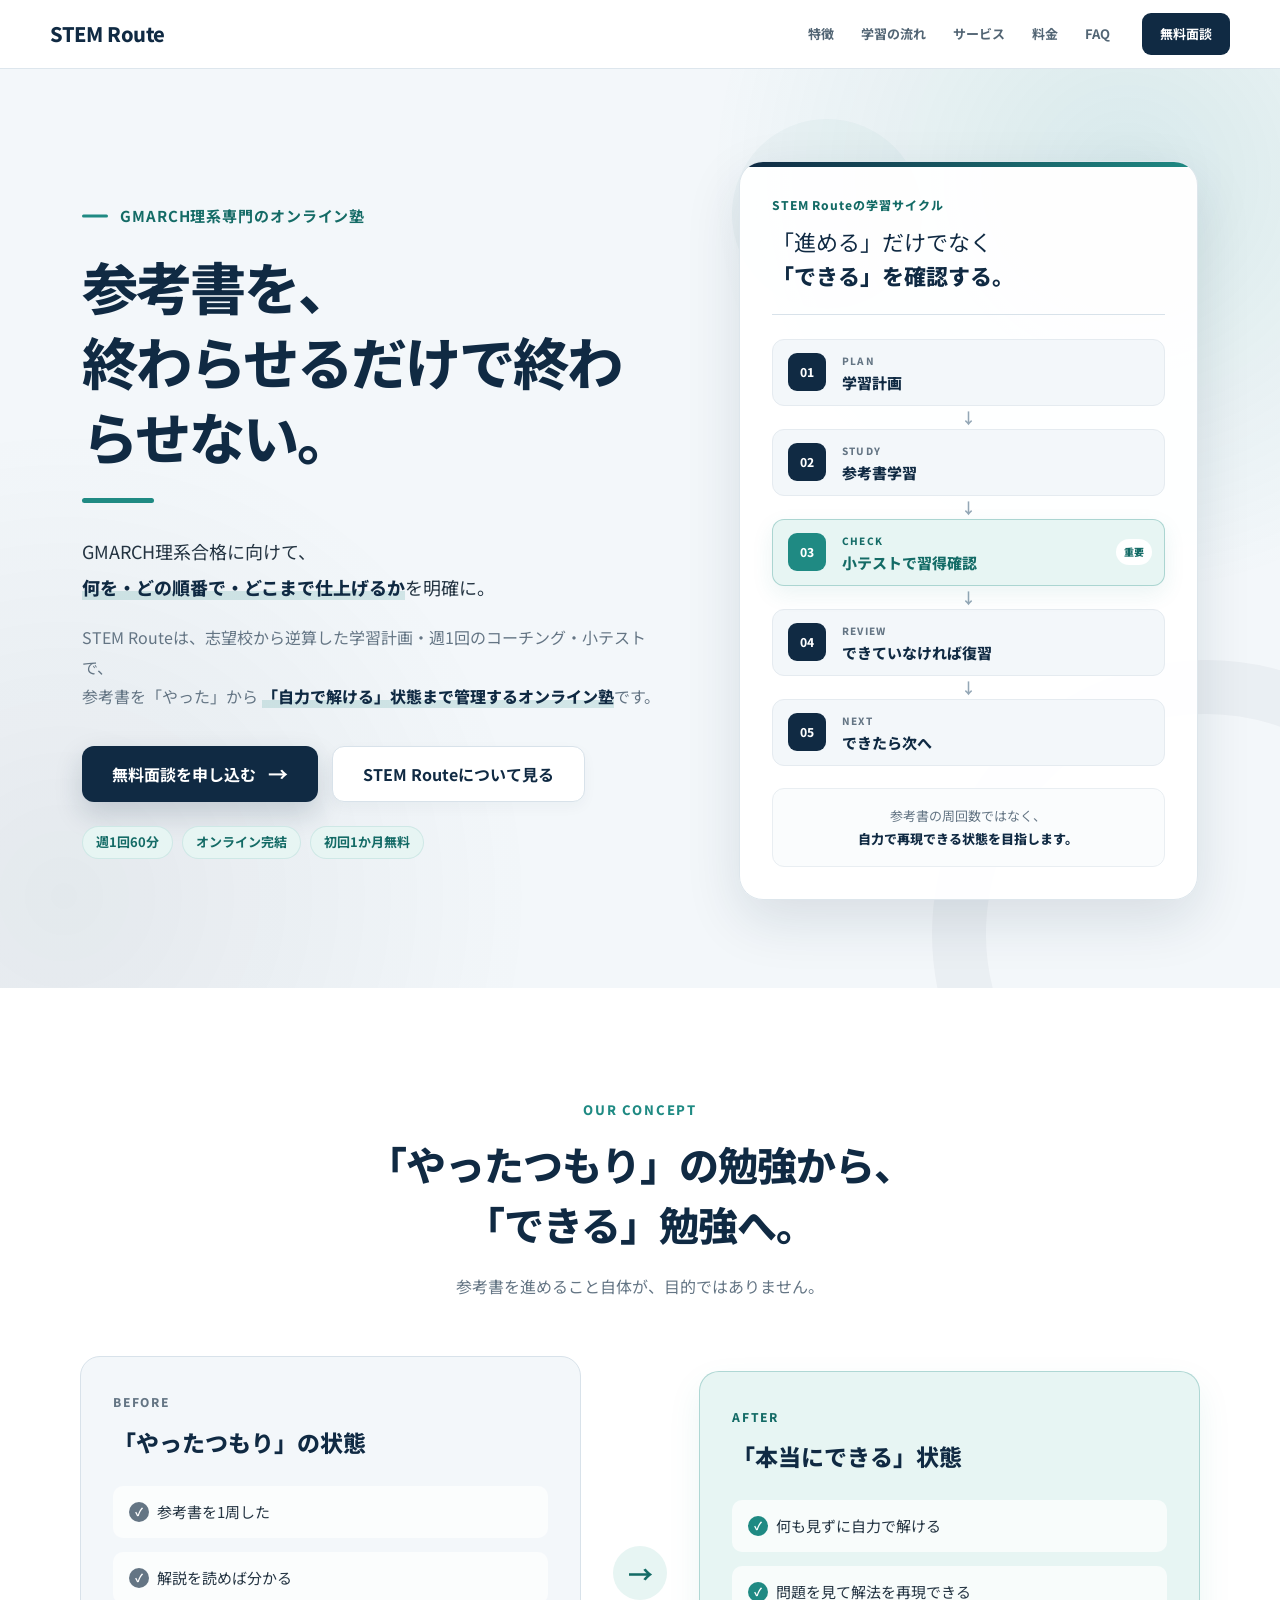
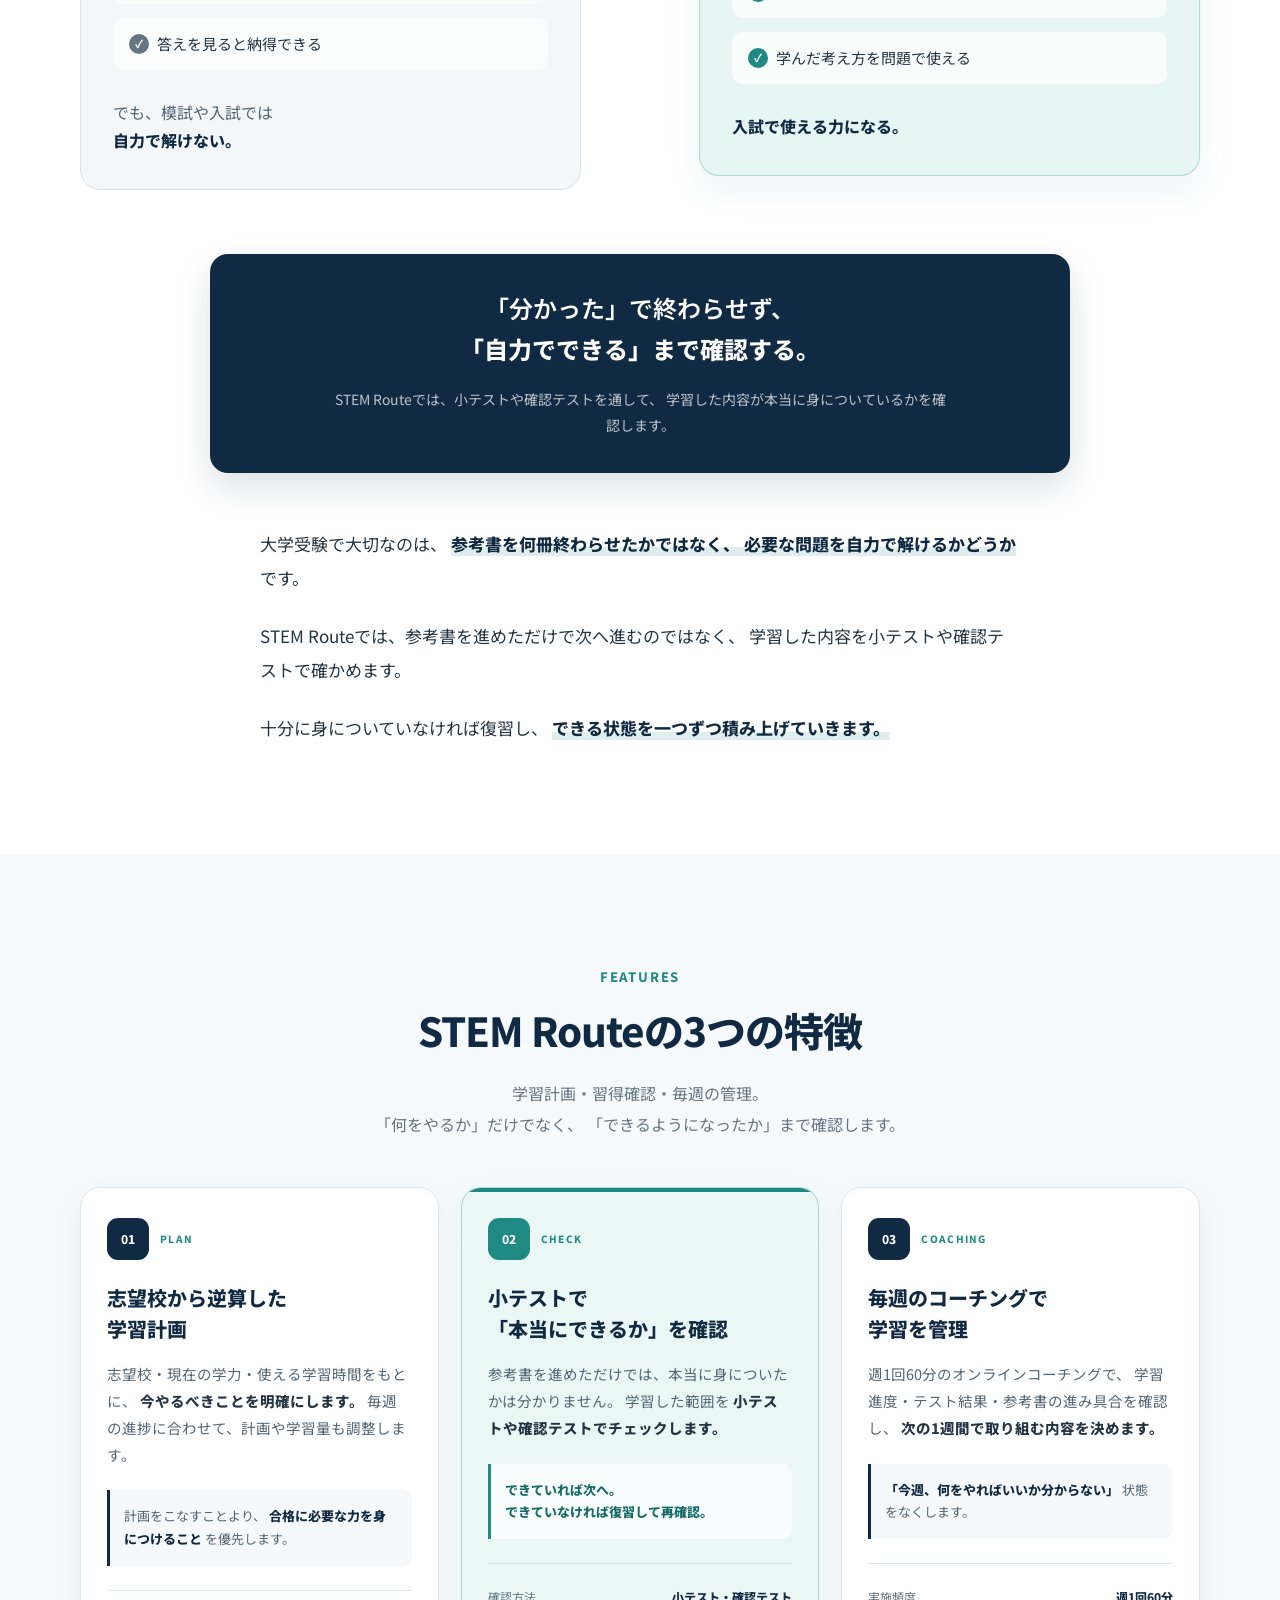
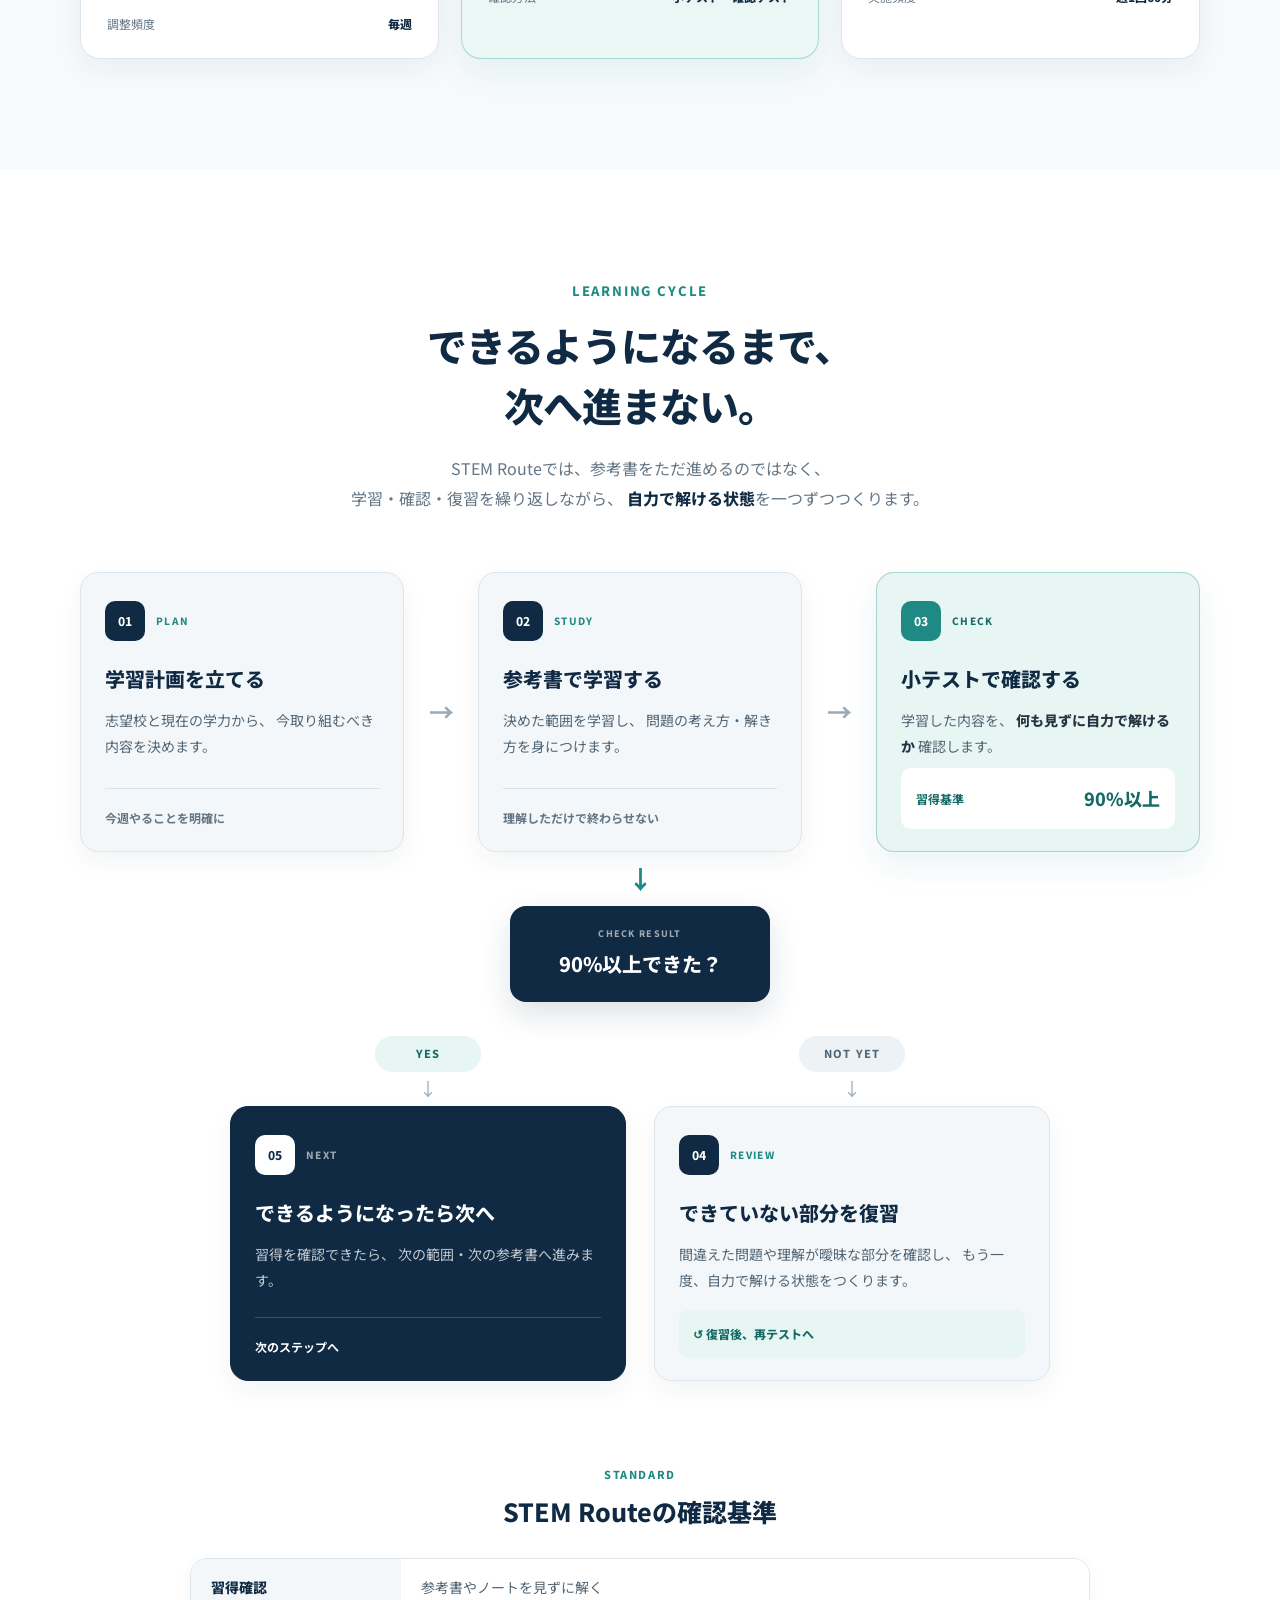
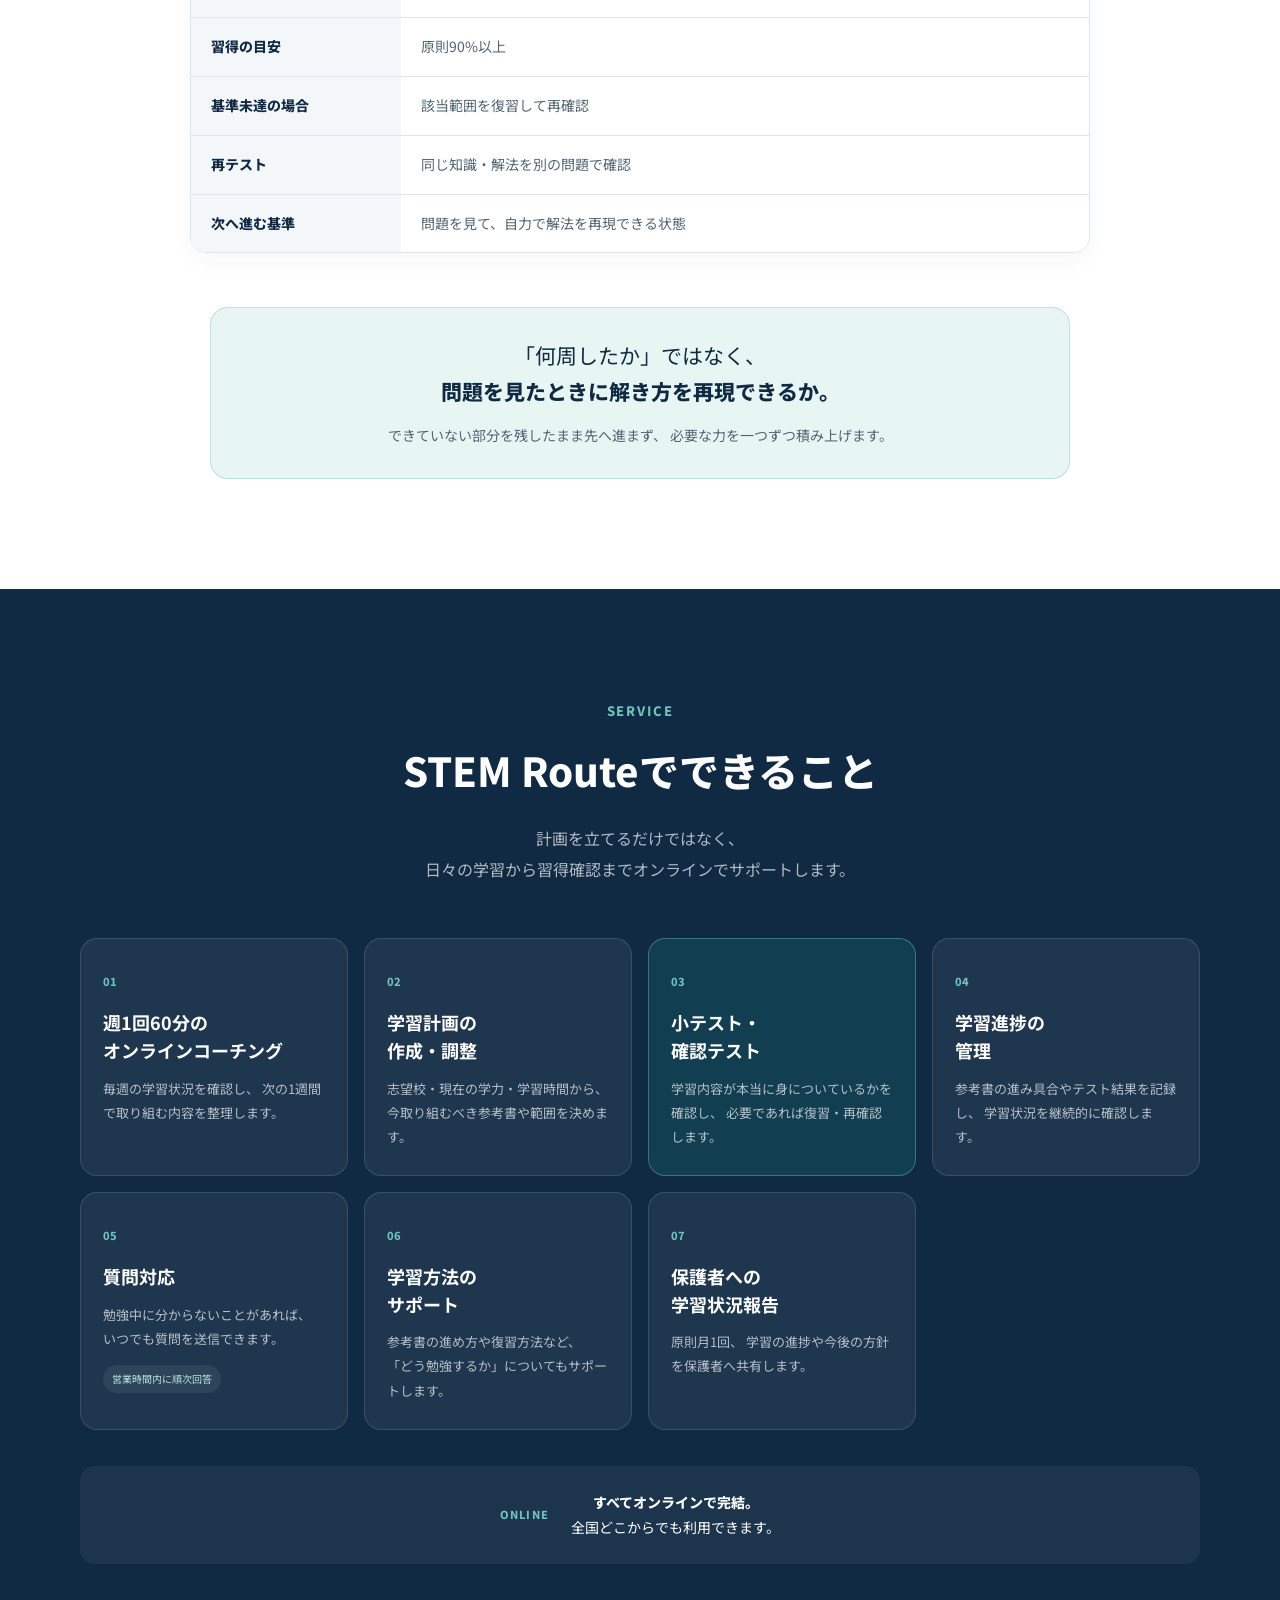
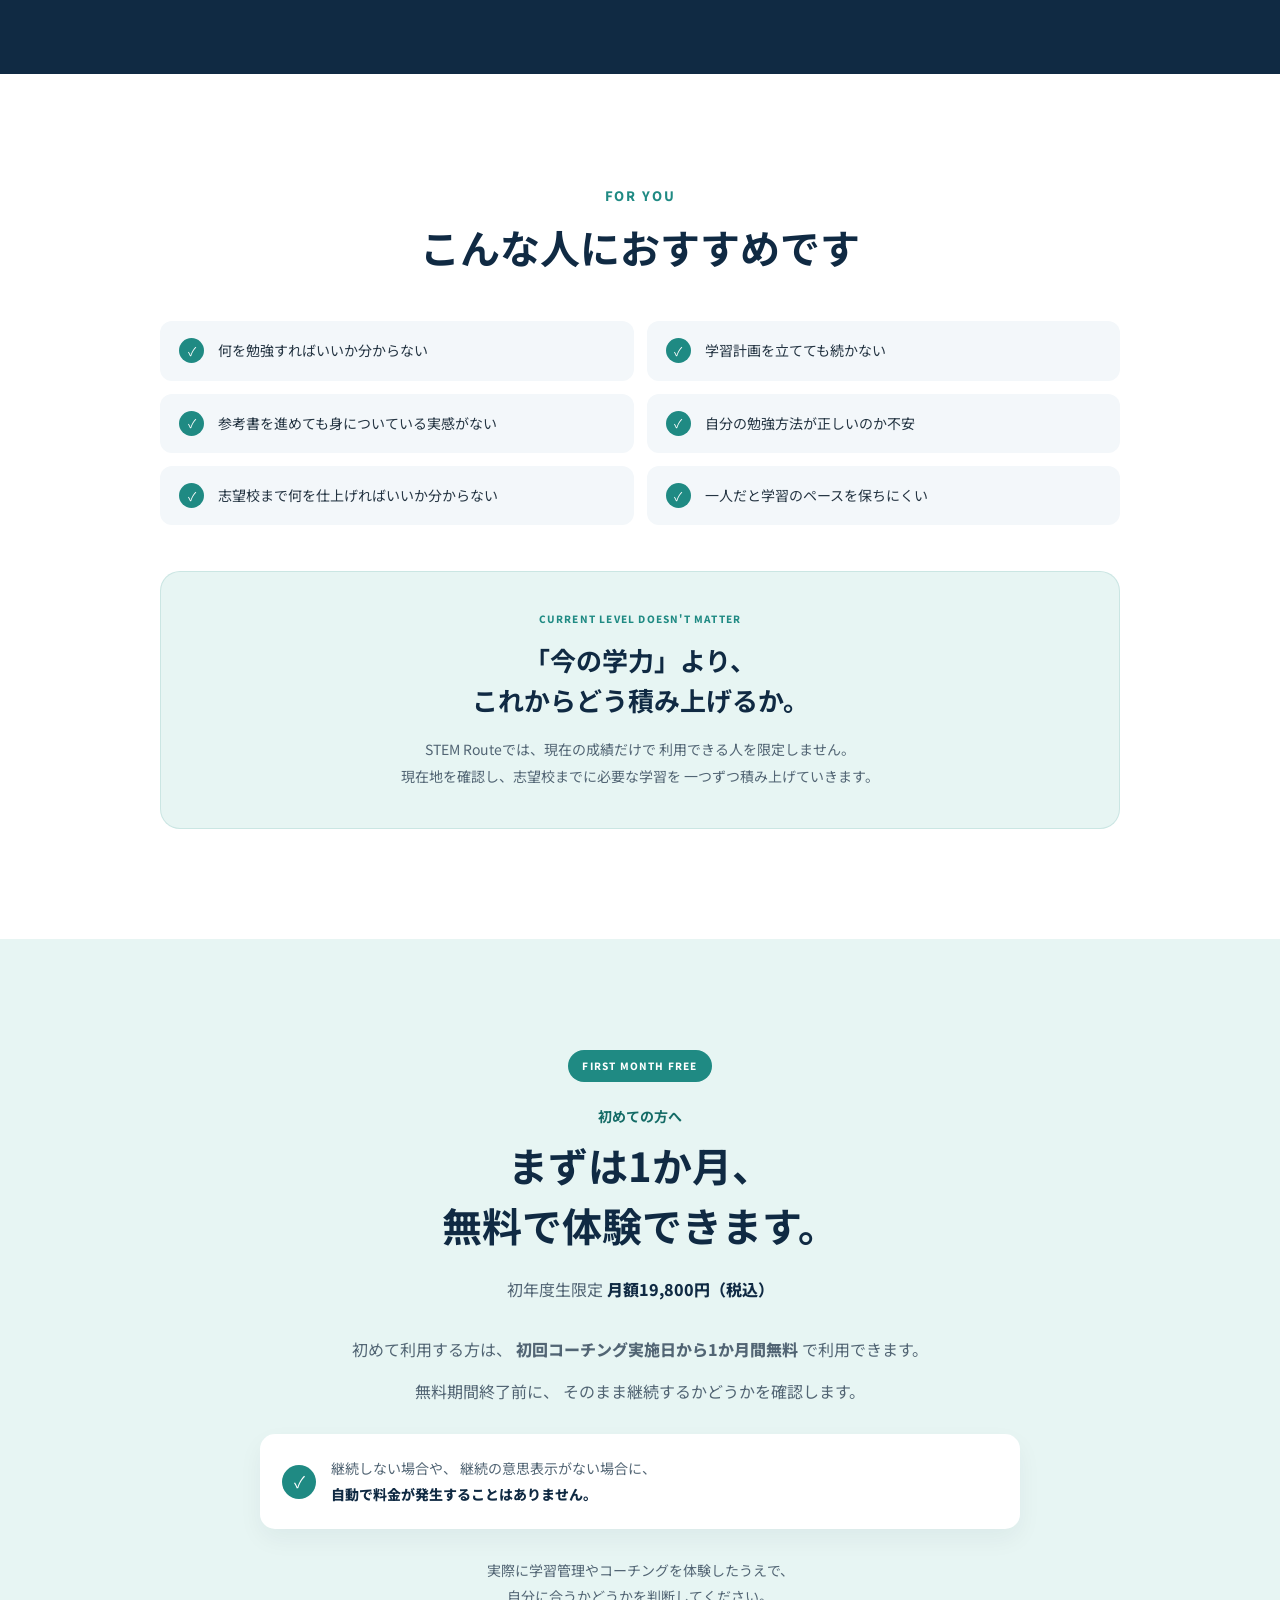
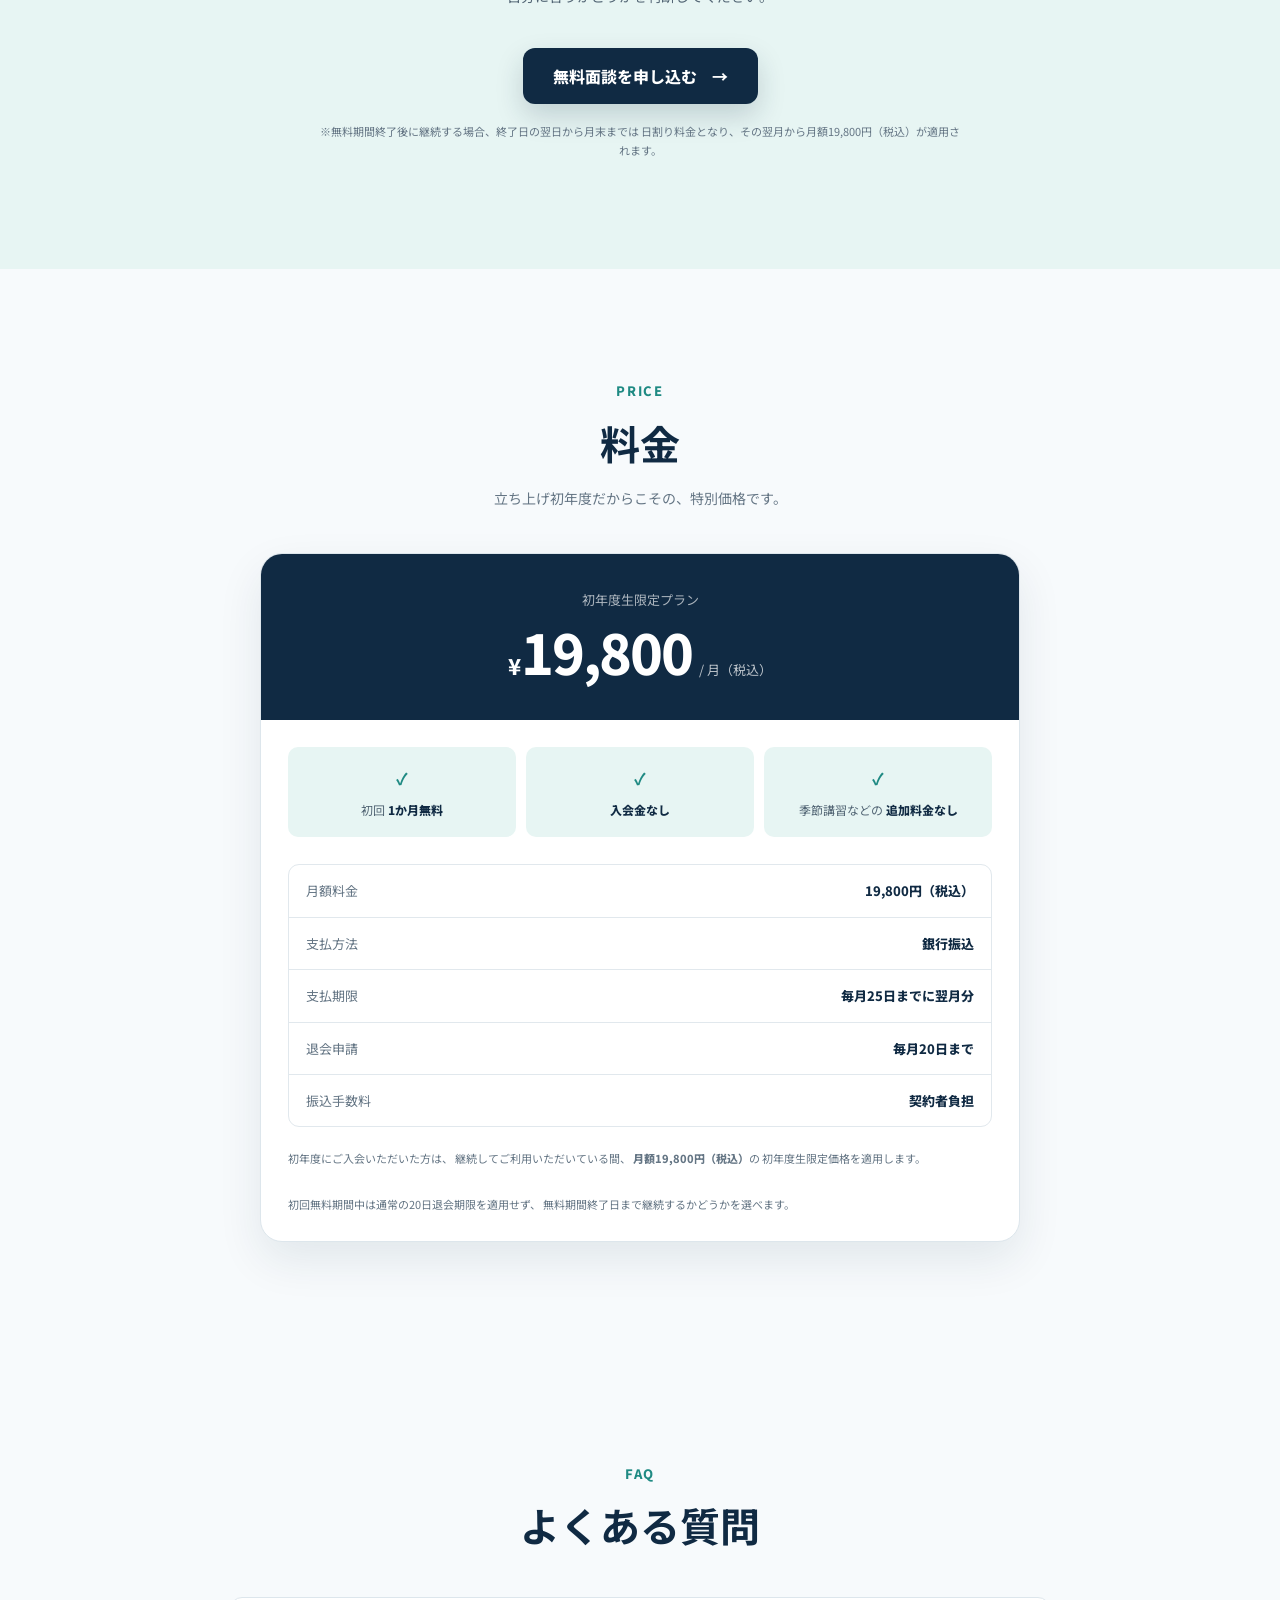
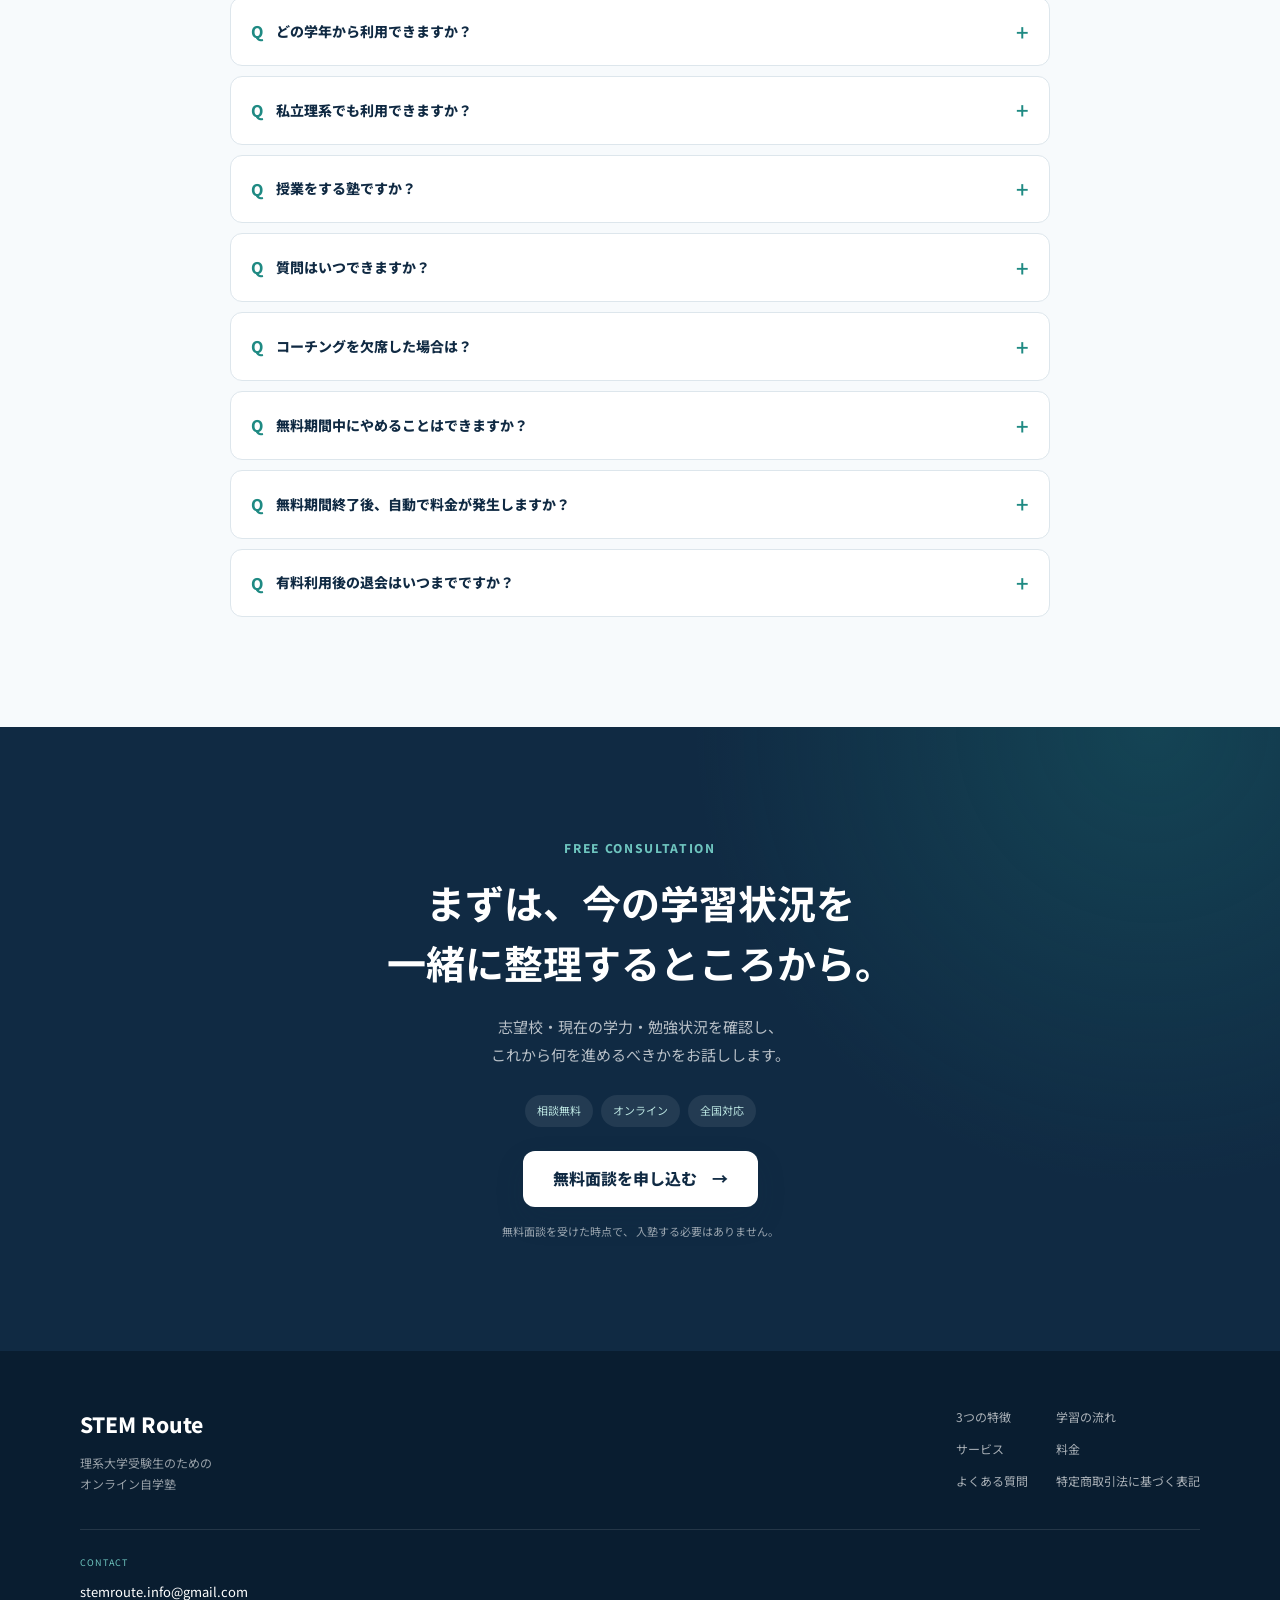
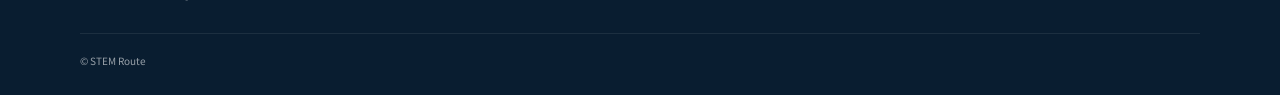
<file: index.html>
<!DOCTYPE html>
<html lang="ja">

<head>
  <meta charset="UTF-8">

  <meta
    name="viewport"
    content="width=device-width, initial-scale=1.0"
  >

  <meta
  name="description"
  content="STEM RouteはGMARCH理系専門のオンライン塾です。志望校から逆算した学習計画、週1回のコーチング、小テストで、参考書を「やった」で終わらせず「自力で解ける」状態まで管理します。初回1か月無料。"
>

<title>STEM Route｜GMARCH理系専門のオンライン塾</title>
  
  <meta name="application-name" content="STEM Route">
<meta property="og:site_name" content="STEM Route">

<script type="application/ld+json">
{
  "@context": "https://schema.org",
  "@type": "WebSite",
  "name": "STEM Route",
  "alternateName": "STEM Route オンライン塾",
  "url": "https://stem-route.vercel.app/"
}
</script>

  <!-- Google Font -->
  <link rel="preconnect" href="https://fonts.googleapis.com">
  <link rel="preconnect" href="https://fonts.gstatic.com" crossorigin>

  <link
    href="https://fonts.googleapis.com/css2?family=Noto+Sans+JP:wght@400;500;600;700;800&display=swap"
    rel="stylesheet"
  >

  <!-- CSS -->
  <link rel="stylesheet" href="style.css">

</head>


<body>


  <!-- ========================================
       HEADER
  ========================================= -->

  <header class="site-header">

    <div class="site-header-inner">

      <a href="#top" class="site-logo">
        STEM Route
      </a>

      <nav class="site-nav">
        <a href="#features">特徴</a>
        <a href="#learning-cycle">学習の流れ</a>
        <a href="#service">サービス</a>
        <a href="#price">料金</a>
        <a href="#faq">FAQ</a>
      </nav>

      <a
        href="https://form.run/@STEM-Route-i3jhC6a9CtEuoxsjMTqO"
        class="header-cta"
        target="_blank"
        rel="noopener noreferrer"
      >
        無料面談
      </a>

    </div>

  </header>


  <main>


    <!-- ========================================
         HERO
    ========================================= -->

    <section class="hero" id="top">

      <div class="hero-container">


        <!-- 左側 -->

        <div class="hero-content">

         <p class="hero-label">
  GMARCH理系専門のオンライン塾
</p>

<h1 class="hero-title">
  参考書を、<br>
  終わらせるだけで終わらせない。
</h1>

<div class="hero-description">

  <p>
    GMARCH理系合格に向けて、<br>
    <strong>何を・どの順番で・どこまで仕上げるか</strong>を明確に。
  </p>

  <p class="hero-subtext">
    STEM Routeは、志望校から逆算した学習計画・週1回のコーチング・小テストで、<br class="pc-only">
    参考書を「やった」から
    <strong>「自力で解ける」状態まで管理するオンライン塾</strong>です。
  </p>

</div>


          <!-- CTA -->

          <div class="hero-buttons">

            <a
              href="https://form.run/@STEM-Route-i3jhC6a9CtEuoxsjMTqO"
              class="hero-button hero-button-main"
              target="_blank"
              rel="noopener noreferrer"
            >
              <span>
                無料面談を申し込む
              </span>

              <span class="button-arrow" aria-hidden="true">
                →
              </span>
            </a>

            <a
              href="#concept"
              class="hero-button hero-button-sub"
            >
              STEM Routeについて見る
            </a>

          </div>


          <!-- バッジ -->

          <div class="hero-badges">

            <span class="hero-badge">
              週1回60分
            </span>

            <span class="hero-badge">
              オンライン完結
            </span>

            <span class="hero-badge">
              初回1か月無料
            </span>

          </div>

        </div>


        <!-- 右側 -->

        <div class="hero-visual">

          <div class="cycle-card">

            <div class="cycle-card-header">

              <p class="cycle-small-title">
                STEM Routeの学習サイクル
              </p>

              <p class="cycle-title">
                「進める」だけでなく<br>

                <strong>
                  「できる」を確認する。
                </strong>
              </p>

            </div>


            <div class="cycle-steps">


              <!-- 01 -->

              <div class="cycle-step">

                <span class="step-number">
                  01
                </span>

                <div class="step-text">

                  <span class="step-label">
                    PLAN
                  </span>

                  <strong>
                    学習計画
                  </strong>

                </div>

              </div>


              <div class="cycle-arrow" aria-hidden="true">
                ↓
              </div>


              <!-- 02 -->

              <div class="cycle-step">

                <span class="step-number">
                  02
                </span>

                <div class="step-text">

                  <span class="step-label">
                    STUDY
                  </span>

                  <strong>
                    参考書学習
                  </strong>

                </div>

              </div>


              <div class="cycle-arrow" aria-hidden="true">
                ↓
              </div>


              <!-- 03 -->

              <div class="cycle-step cycle-step-highlight">

                <span class="step-number">
                  03
                </span>

                <div class="step-text">

                  <span class="step-label">
                    CHECK
                  </span>

                  <strong>
                    小テストで習得確認
                  </strong>

                </div>

              </div>


              <div class="cycle-arrow" aria-hidden="true">
                ↓
              </div>


              <!-- 04 -->

              <div class="cycle-step">

                <span class="step-number">
                  04
                </span>

                <div class="step-text">

                  <span class="step-label">
                    REVIEW
                  </span>

                  <strong>
                    できていなければ復習
                  </strong>

                </div>

              </div>


              <div class="cycle-arrow" aria-hidden="true">
                ↓
              </div>


              <!-- 05 -->

              <div class="cycle-step">

                <span class="step-number">
                  05
                </span>

                <div class="step-text">

                  <span class="step-label">
                    NEXT
                  </span>

                  <strong>
                    できたら次へ
                  </strong>

                </div>

              </div>

            </div>


            <div class="cycle-message">

              参考書の周回数ではなく、<br>

              <strong>
                自力で再現できる状態を目指します。
              </strong>

            </div>

          </div>

        </div>

      </div>

    </section>



    <!-- ========================================
         OUR CONCEPT
    ========================================= -->

    <section class="concept-section" id="concept">

      <div class="concept-container">


        <div class="concept-heading">

          <p class="concept-label">
            OUR CONCEPT
          </p>

          <h2 class="concept-title">
            「やったつもり」の勉強から、<br>
            「できる」勉強へ。
          </h2>

          <p class="concept-lead">
            参考書を進めること自体が、目的ではありません。
          </p>

        </div>


        <!-- BEFORE / AFTER -->

        <div class="concept-compare">


          <!-- BEFORE -->

          <article class="concept-card concept-card-before">

            <p class="concept-card-label">
              BEFORE
            </p>

            <h3>
              「やったつもり」の状態
            </h3>

            <ul class="concept-list">

              <li>
                参考書を1周した
              </li>

              <li>
                解説を読めば分かる
              </li>

              <li>
                答えを見ると納得できる
              </li>

            </ul>

            <p class="concept-card-bottom">
              でも、模試や入試では<br>

              <strong>
                自力で解けない。
              </strong>
            </p>

          </article>


          <!-- 矢印 -->

          <div class="concept-arrow" aria-hidden="true">

            <span class="arrow-pc">
              →
            </span>

            <span class="arrow-mobile">
              ↓
            </span>

          </div>


          <!-- AFTER -->

          <article class="concept-card concept-card-after">

            <p class="concept-card-label">
              AFTER
            </p>

            <h3>
              「本当にできる」状態
            </h3>

            <ul class="concept-list">

              <li>
                何も見ずに自力で解ける
              </li>

              <li>
                問題を見て解法を再現できる
              </li>

              <li>
                学んだ考え方を問題で使える
              </li>

            </ul>

            <p class="concept-card-bottom">

              <strong>
                入試で使える力になる。
              </strong>

            </p>

          </article>

        </div>


        <!-- 強調メッセージ -->

        <div class="concept-message">

          <p class="concept-message-main">
            「分かった」で終わらせず、<br>

            <strong>
              「自力でできる」まで確認する。
            </strong>
          </p>

          <p class="concept-message-sub">
            STEM Routeでは、小テストや確認テストを通して、
            学習した内容が本当に身についているかを確認します。
          </p>

        </div>


        <!-- 本文 -->

        <div class="concept-body">

          <p>
            大学受験で大切なのは、

            <strong>
              参考書を何冊終わらせたかではなく、
              必要な問題を自力で解けるかどうか
            </strong>

            です。
          </p>

          <p>
            STEM Routeでは、参考書を進めただけで次へ進むのではなく、
            学習した内容を小テストや確認テストで確かめます。
          </p>

          <p>
            十分に身についていなければ復習し、

            <strong>
              できる状態を一つずつ積み上げていきます。
            </strong>
          </p>

        </div>

      </div>

    </section>



    <!-- ========================================
         FEATURES
    ========================================= -->

    <section class="features-section" id="features">

      <div class="features-container">


        <div class="features-heading">

          <p class="features-label">
            FEATURES
          </p>

          <h2 class="features-title">
            STEM Routeの3つの特徴
          </h2>

          <p class="features-lead">
            学習計画・習得確認・毎週の管理。<br>
            「何をやるか」だけでなく、
            「できるようになったか」まで確認します。
          </p>

        </div>


        <div class="features-grid">


          <!-- 01 -->

          <article class="feature-card">

            <div class="feature-top">

              <span class="feature-number">
                01
              </span>

              <span class="feature-tag">
                PLAN
              </span>

            </div>

            <h3 class="feature-card-title">
              志望校から逆算した<br>
              学習計画
            </h3>

            <p class="feature-text">
              志望校・現在の学力・使える学習時間をもとに、
              <strong>今やるべきことを明確にします。</strong>
              毎週の進捗に合わせて、計画や学習量も調整します。
            </p>

            <div class="feature-emphasis">
              計画をこなすことより、
              <strong>
                合格に必要な力を身につけること
              </strong>
              を優先します。
            </div>

            <div class="feature-info">

              <span class="feature-info-label">
                調整頻度
              </span>

              <strong>
                毎週
              </strong>

            </div>

          </article>


          <!-- 02 -->

          <article class="feature-card feature-card-highlight">

            <div class="feature-top">

              <span class="feature-number">
                02
              </span>

              <span class="feature-tag">
                CHECK
              </span>

            </div>

            <h3 class="feature-card-title">
              小テストで<br>
              「本当にできるか」を確認
            </h3>

            <p class="feature-text">
              参考書を進めただけでは、本当に身についたかは分かりません。
              学習した範囲を
              <strong>
                小テストや確認テストでチェックします。
              </strong>
            </p>

            <div class="feature-emphasis">

              <strong>
                できていれば次へ。<br>
                できていなければ復習して再確認。
              </strong>

            </div>

            <div class="feature-info">

              <span class="feature-info-label">
                確認方法
              </span>

              <strong>
                小テスト・確認テスト
              </strong>

            </div>

          </article>


          <!-- 03 -->

          <article class="feature-card">

            <div class="feature-top">

              <span class="feature-number">
                03
              </span>

              <span class="feature-tag">
                COACHING
              </span>

            </div>

            <h3 class="feature-card-title">
              毎週のコーチングで<br>
              学習を管理
            </h3>

            <p class="feature-text">
              週1回60分のオンラインコーチングで、
              学習進度・テスト結果・参考書の進み具合を確認し、
              <strong>
                次の1週間で取り組む内容を決めます。
              </strong>
            </p>

            <div class="feature-emphasis">

              <strong>
                「今週、何をやればいいか分からない」
              </strong>

              状態をなくします。

            </div>

            <div class="feature-info">

              <span class="feature-info-label">
                実施頻度
              </span>

              <strong>
                週1回60分
              </strong>

            </div>

          </article>

        </div>

      </div>

    </section>



    <!-- ========================================
         LEARNING CYCLE
    ========================================= -->

    <section class="lcycle-section" id="learning-cycle">

      <div class="lcycle-container">


        <div class="lcycle-heading">

          <p class="lcycle-label">
            LEARNING CYCLE
          </p>

          <h2 class="lcycle-title">
            できるようになるまで、<br>
            次へ進まない。
          </h2>

          <p class="lcycle-lead">
            STEM Routeでは、参考書をただ進めるのではなく、<br class="lcycle-pc">
            学習・確認・復習を繰り返しながら、
            <strong>自力で解ける状態</strong>を一つずつつくります。
          </p>

        </div>


        <!-- 01 → 02 → 03 -->

        <div class="lcycle-main-flow">


          <!-- 01 -->

          <article class="lcycle-card">

            <div class="lcycle-card-top">

              <span class="lcycle-number">
                01
              </span>

              <span class="lcycle-tag">
                PLAN
              </span>

            </div>

            <h3>
              学習計画を立てる
            </h3>

            <p>
              志望校と現在の学力から、
              今取り組むべき内容を決めます。
            </p>

            <div class="lcycle-card-note">
              今週やることを明確に
            </div>

          </article>


          <div class="lcycle-arrow" aria-hidden="true">

            <span class="lcycle-arrow-pc">
              →
            </span>

            <span class="lcycle-arrow-sp">
              ↓
            </span>

          </div>


          <!-- 02 -->

          <article class="lcycle-card">

            <div class="lcycle-card-top">

              <span class="lcycle-number">
                02
              </span>

              <span class="lcycle-tag">
                STUDY
              </span>

            </div>

            <h3>
              参考書で学習する
            </h3>

            <p>
              決めた範囲を学習し、
              問題の考え方・解き方を身につけます。
            </p>

            <div class="lcycle-card-note">
              理解しただけで終わらせない
            </div>

          </article>


          <div class="lcycle-arrow" aria-hidden="true">

            <span class="lcycle-arrow-pc">
              →
            </span>

            <span class="lcycle-arrow-sp">
              ↓
            </span>

          </div>


          <!-- 03 -->

          <article class="lcycle-card lcycle-card-check">

            <div class="lcycle-card-top">

              <span class="lcycle-number">
                03
              </span>

              <span class="lcycle-tag">
                CHECK
              </span>

            </div>

            <h3>
              小テストで確認する
            </h3>

            <p>
              学習した内容を、

              <strong>
                何も見ずに自力で解けるか
              </strong>

              確認します。
            </p>

            <div class="lcycle-score">

              <span>
                習得基準
              </span>

              <strong>
                90%以上
              </strong>

            </div>

          </article>

        </div>


        <div class="lcycle-down-arrow" aria-hidden="true">
          ↓
        </div>


        <!-- 判定 -->

        <div class="lcycle-decision">

          <span class="lcycle-decision-small">
            CHECK RESULT
          </span>

          <p>
            90%以上できた？
          </p>

        </div>


        <!-- 分岐 -->

        <div class="lcycle-branches">


          <!-- YES -->

          <div class="lcycle-branch">

            <div class="lcycle-branch-label lcycle-branch-yes">
              YES
            </div>

            <div class="lcycle-branch-arrow" aria-hidden="true">
              ↓
            </div>

            <article class="lcycle-card lcycle-card-next">

              <div class="lcycle-card-top">

                <span class="lcycle-number">
                  05
                </span>

                <span class="lcycle-tag">
                  NEXT
                </span>

              </div>

              <h3>
                できるようになったら次へ
              </h3>

              <p>
                習得を確認できたら、
                次の範囲・次の参考書へ進みます。
              </p>

              <div class="lcycle-next-note">
                次のステップへ
              </div>

            </article>

          </div>


          <!-- NOT YET -->

          <div class="lcycle-branch">

            <div class="lcycle-branch-label lcycle-branch-review">
              NOT YET
            </div>

            <div class="lcycle-branch-arrow" aria-hidden="true">
              ↓
            </div>

            <article class="lcycle-card lcycle-card-review">

              <div class="lcycle-card-top">

                <span class="lcycle-number">
                  04
                </span>

                <span class="lcycle-tag">
                  REVIEW
                </span>

              </div>

              <h3>
                できていない部分を復習
              </h3>

              <p>
                間違えた問題や理解が曖昧な部分を確認し、
                もう一度、自力で解ける状態をつくります。
              </p>

              <div class="lcycle-review-note">
                ↺ 復習後、再テストへ
              </div>

            </article>

          </div>

        </div>


        <!-- 基準表 -->

        <div class="lcycle-standard">

          <div class="lcycle-standard-heading">

            <p>
              STANDARD
            </p>

            <h3>
              STEM Routeの確認基準
            </h3>

          </div>


          <div class="lcycle-table-wrap">

            <table class="lcycle-table">

              <tbody>

                <tr>
                  <th>
                    習得確認
                  </th>

                  <td>
                    参考書やノートを見ずに解く
                  </td>
                </tr>

                <tr>
                  <th>
                    習得の目安
                  </th>

                  <td>
                    原則90%以上
                  </td>
                </tr>

                <tr>
                  <th>
                    基準未達の場合
                  </th>

                  <td>
                    該当範囲を復習して再確認
                  </td>
                </tr>

                <tr>
                  <th>
                    再テスト
                  </th>

                  <td>
                    同じ知識・解法を別の問題で確認
                  </td>
                </tr>

                <tr>
                  <th>
                    次へ進む基準
                  </th>

                  <td>
                    問題を見て、自力で解法を再現できる状態
                  </td>
                </tr>

              </tbody>

            </table>

          </div>

        </div>


        <!-- メッセージ -->

        <div class="lcycle-message">

          <p class="lcycle-message-main">
            「何周したか」ではなく、<br>

            <strong>
              問題を見たときに解き方を再現できるか。
            </strong>
          </p>

          <p class="lcycle-message-sub">
            できていない部分を残したまま先へ進まず、
            必要な力を一つずつ積み上げます。
          </p>

        </div>

      </div>

    </section>



    <!-- ========================================
         SERVICE
    ========================================= -->

    <section class="service-section" id="service">

      <div class="service-container">


        <div class="service-heading">

          <p class="service-label">
            SERVICE
          </p>

          <h2 class="service-title">
            STEM Routeでできること
          </h2>

          <p class="service-lead">
            計画を立てるだけではなく、<br>
            日々の学習から習得確認までオンラインでサポートします。
          </p>

        </div>


        <div class="service-grid">


          <article class="service-card">

            <span class="service-number">
              01
            </span>

            <h3>
              週1回60分の<br>
              オンラインコーチング
            </h3>

            <p>
              毎週の学習状況を確認し、
              次の1週間で取り組む内容を整理します。
            </p>

          </article>


          <article class="service-card">

            <span class="service-number">
              02
            </span>

            <h3>
              学習計画の<br>
              作成・調整
            </h3>

            <p>
              志望校・現在の学力・学習時間から、
              今取り組むべき参考書や範囲を決めます。
            </p>

          </article>


          <article class="service-card service-card-accent">

            <span class="service-number">
              03
            </span>

            <h3>
              小テスト・<br>
              確認テスト
            </h3>

            <p>
              学習内容が本当に身についているかを確認し、
              必要であれば復習・再確認します。
            </p>

          </article>


          <article class="service-card">

            <span class="service-number">
              04
            </span>

            <h3>
              学習進捗の<br>
              管理
            </h3>

            <p>
              参考書の進み具合やテスト結果を記録し、
              学習状況を継続的に確認します。
            </p>

          </article>


          <article class="service-card">

            <span class="service-number">
              05
            </span>

            <h3>
              質問対応
            </h3>

            <p>
              勉強中に分からないことがあれば、
              いつでも質問を送信できます。
            </p>

            <span class="service-note">
              営業時間内に順次回答
            </span>

          </article>


          <article class="service-card">

            <span class="service-number">
              06
            </span>

            <h3>
              学習方法の<br>
              サポート
            </h3>

            <p>
              参考書の進め方や復習方法など、
              「どう勉強するか」についてもサポートします。
            </p>

          </article>


          <article class="service-card">

            <span class="service-number">
              07
            </span>

            <h3>
              保護者への<br>
              学習状況報告
            </h3>

            <p>
              原則月1回、
              学習の進捗や今後の方針を保護者へ共有します。
            </p>

          </article>

        </div>


        <div class="service-bottom">

          <span>
            ONLINE
          </span>

          <p>
            <strong>
              すべてオンラインで完結。
            </strong>
            <br>
            全国どこからでも利用できます。
          </p>

        </div>

      </div>

    </section>



    <!-- ========================================
         FOR YOU
    ========================================= -->

    <section class="recommend-section">

      <div class="recommend-container">


        <div class="recommend-heading">

          <p class="recommend-label">
            FOR YOU
          </p>

          <h2 class="recommend-title">
            こんな人におすすめです
          </h2>

        </div>


        <div class="recommend-grid">


          <div class="recommend-item">
            <span>✓</span>
            <p>
              何を勉強すればいいか分からない
            </p>
          </div>


          <div class="recommend-item">
            <span>✓</span>
            <p>
              学習計画を立てても続かない
            </p>
          </div>


          <div class="recommend-item">
            <span>✓</span>
            <p>
              参考書を進めても身についている実感がない
            </p>
          </div>


          <div class="recommend-item">
            <span>✓</span>
            <p>
              自分の勉強方法が正しいのか不安
            </p>
          </div>


          <div class="recommend-item">
            <span>✓</span>
            <p>
              志望校まで何を仕上げればいいか分からない
            </p>
          </div>


          <div class="recommend-item">
            <span>✓</span>
            <p>
              一人だと学習のペースを保ちにくい
            </p>
          </div>

        </div>


        <div class="recommend-message">

          <p class="recommend-message-small">
            CURRENT LEVEL DOESN'T MATTER
          </p>

          <h3>
            「今の学力」より、<br>
            これからどう積み上げるか。
          </h3>

          <p>
            STEM Routeでは、現在の成績だけで
            利用できる人を限定しません。<br>
            現在地を確認し、志望校までに必要な学習を
            一つずつ積み上げていきます。
          </p>

        </div>

      </div>

    </section>



    <!-- ========================================
         FREE TRIAL
    ========================================= -->

   <!-- ========================================
     FIRST MONTH FREE
========================================= -->

<section class="trial-section" id="trial">

  <div class="trial-container">


    <div class="trial-badge">
      FIRST MONTH FREE
    </div>

    <p class="trial-label">
      初めての方へ
    </p>

    <h2 class="trial-title">
      まずは1か月、<br>
      無料で体験できます。
    </h2>

    <p class="trial-price">
      初年度生限定
      <strong>
        月額19,800円（税込）
      </strong>
    </p>


    <div class="trial-content">

      <p>
        初めて利用する方は、

        <strong>
          初回コーチング実施日から1か月間無料
        </strong>

        で利用できます。
      </p>

      <p>
        無料期間終了前に、
        そのまま継続するかどうかを確認します。
      </p>

    </div>


    <div class="trial-important">

      <span class="trial-important-icon">
        ✓
      </span>

      <p>
        継続しない場合や、
        継続の意思表示がない場合に、<br>

        <strong>
          自動で料金が発生することはありません。
        </strong>
      </p>

    </div>


    <p class="trial-message">
      実際に学習管理やコーチングを体験したうえで、<br>
      自分に合うかどうかを判断してください。
    </p>


    <a
      href="https://form.run/@STEM-Route-i3jhC6a9CtEuoxsjMTqO"
      class="trial-button"
      target="_blank"
      rel="noopener noreferrer"
    >
      無料面談を申し込む
      <span>→</span>
    </a>


    <p class="trial-note">
      ※無料期間終了後に継続する場合、終了日の翌日から月末までは
      日割り料金となり、その翌月から月額19,800円（税込）が適用されます。
    </p>

  </div>

</section>



<!-- ========================================
     PRICE
========================================= -->

<section class="price-section" id="price">

  <div class="price-container">


    <div class="price-heading">

      <p class="price-label">
        PRICE
      </p>

      <h2 class="price-title">
        料金
      </h2>

      <p class="price-lead">
        立ち上げ初年度だからこその、特別価格です。
      </p>

    </div>


    <div class="price-card">


      <div class="price-card-header">

        <p>
          初年度生限定プラン
        </p>

        <div class="price-main">

          <span class="price-yen">
            ¥
          </span>

          <strong>
            19,800
          </strong>

          <span class="price-month">
            / 月（税込）
          </span>

        </div>

      </div>


      <div class="price-benefits">


        <div>
          <span>✓</span>

          <p>
            初回
            <strong>1か月無料</strong>
          </p>
        </div>


        <div>
          <span>✓</span>

          <p>
            <strong>
              入会金なし
            </strong>
          </p>
        </div>


        <div>
          <span>✓</span>

          <p>
            季節講習などの
            <strong>
              追加料金なし
            </strong>
          </p>
        </div>

      </div>


      <div class="price-table">


        <div class="price-row">

          <span>
            月額料金
          </span>

          <strong>
            19,800円（税込）
          </strong>

        </div>


        <div class="price-row">

          <span>
            支払方法
          </span>

          <strong>
            銀行振込
          </strong>

        </div>


        <div class="price-row">

          <span>
            支払期限
          </span>

          <strong>
            毎月25日までに翌月分
          </strong>

        </div>


        <div class="price-row">

          <span>
            退会申請
          </span>

          <strong>
            毎月20日まで
          </strong>

        </div>


        <div class="price-row">

          <span>
            振込手数料
          </span>

          <strong>
            契約者負担
          </strong>

        </div>

      </div>


      <p class="price-small">
        初年度にご入会いただいた方は、
        継続してご利用いただいている間、
        <strong>月額19,800円（税込）</strong>の
        初年度生限定価格を適用します。
      </p>

      <p class="price-small">
        初回無料期間中は通常の20日退会期限を適用せず、
        無料期間終了日まで継続するかどうかを選べます。
      </p>

    </div>

  </div>

</section>



    <!-- ========================================
         FAQ
    ========================================= -->

    <section class="faq-section" id="faq">

      <div class="faq-container">


        <div class="faq-heading">

          <p class="faq-label">
            FAQ
          </p>

          <h2 class="faq-title">
            よくある質問
          </h2>

        </div>


        <div class="faq-list">


          <details class="faq-item">

            <summary>
              <span>Q</span>
              どの学年から利用できますか？
            </summary>

            <div class="faq-answer">
              高校生・既卒生を中心に、
              大学受験に向けた学習支援を行います。
              現在の学力だけで利用者を限定することはありません。
            </div>

          </details>


          <details class="faq-item">

            <summary>
              <span>Q</span>
              私立理系でも利用できますか？
            </summary>

            <div class="faq-answer">
              はい。国公立・私立を問わず、
              志望校と現在の学力に応じて学習計画を作成します。
            </div>

          </details>


          <details class="faq-item">

            <summary>
              <span>Q</span>
              授業をする塾ですか？
            </summary>

            <div class="faq-answer">
              授業そのものを中心とした塾ではありません。
              自学自習を中心に、学習計画・進捗管理・習得確認・
              コーチングを行うオンライン自学塾です。
            </div>

          </details>


          <details class="faq-item">

            <summary>
              <span>Q</span>
              質問はいつできますか？
            </summary>

            <div class="faq-answer">
              質問はいつでも送信できます。
              営業時間内に順次回答しますが、
              即時回答を保証するものではありません。
            </div>

          </details>


          <details class="faq-item">

            <summary>
              <span>Q</span>
              コーチングを欠席した場合は？
            </summary>

            <div class="faq-answer">
              前日までの連絡で原則振替可能です。
              当日キャンセルは担当コーチと相談のうえ対応を決定します。
              無断欠席の場合は原則振替なしとなります。
            </div>

          </details>


          <details class="faq-item">

            <summary>
              <span>Q</span>
              無料期間中にやめることはできますか？
            </summary>

            <div class="faq-answer">
              はい。無料期間終了日までに、
              有料で継続するかどうかを選ぶことができます。
            </div>

          </details>


          <details class="faq-item">

            <summary>
              <span>Q</span>
              無料期間終了後、自動で料金が発生しますか？
            </summary>

            <div class="faq-answer">
              いいえ。有料継続の意思表示がない場合は、
              無料期間終了日で契約終了となり、
              その後の利用料金は発生しません。
            </div>

          </details>


          <details class="faq-item">

            <summary>
              <span>Q</span>
              有料利用後の退会はいつまでですか？
            </summary>

            <div class="faq-answer">
              毎月20日までに退会を申し出た場合、
              当月末で契約終了となり、
              翌月分の利用料金は発生しません。
            </div>

          </details>

        </div>

      </div>

    </section>



    <!-- ========================================
         FINAL CTA
    ========================================= -->

    <section class="final-cta-section">

      <div class="final-cta-container">


        <p class="final-cta-label">
          FREE CONSULTATION
        </p>

        <h2>
          まずは、今の学習状況を<br>
          一緒に整理するところから。
        </h2>

        <p class="final-cta-text">
          志望校・現在の学力・勉強状況を確認し、<br>
          これから何を進めるべきかをお話しします。
        </p>


        <div class="final-cta-info">

          <span>
            相談無料
          </span>

          <span>
            オンライン
          </span>

          <span>
            全国対応
          </span>

        </div>


        <a
          href="https://form.run/@STEM-Route-i3jhC6a9CtEuoxsjMTqO"
          class="final-cta-button"
          target="_blank"
          rel="noopener noreferrer"
        >
          無料面談を申し込む
          <span>→</span>
        </a>


        <p class="final-cta-note">
          無料面談を受けた時点で、
          入塾する必要はありません。
        </p>

      </div>

    </section>


  </main>



  <!-- ========================================
       FOOTER
  ========================================= -->

  <footer class="site-footer">

    <div class="footer-container">


      <div class="footer-main">


        <div>

          <p class="footer-logo">
            STEM Route
          </p>

          <p class="footer-description">
            理系大学受験生のための<br>
            オンライン自学塾
          </p>

        </div>


        <div class="footer-links">

          <a href="#features">
            3つの特徴
          </a>

          <a href="#learning-cycle">
            学習の流れ
          </a>

          <a href="#service">
            サービス
          </a>

          <a href="#price">
            料金
          </a>

          <a href="#faq">
            よくある質問
          </a>

          <a href="./law.html">
            特定商取引法に基づく表記
          </a>

        </div>

      </div>


      <div class="footer-contact">

        <span>
          CONTACT
        </span>

        <a href="mailto:stemroute.info@gmail.com">
          stemroute.info@gmail.com
        </a>

      </div>


      <div class="footer-bottom">

        <p>
          © STEM Route
        </p>

      </div>

    </div>

  </footer>


</body>

</html>
</file>
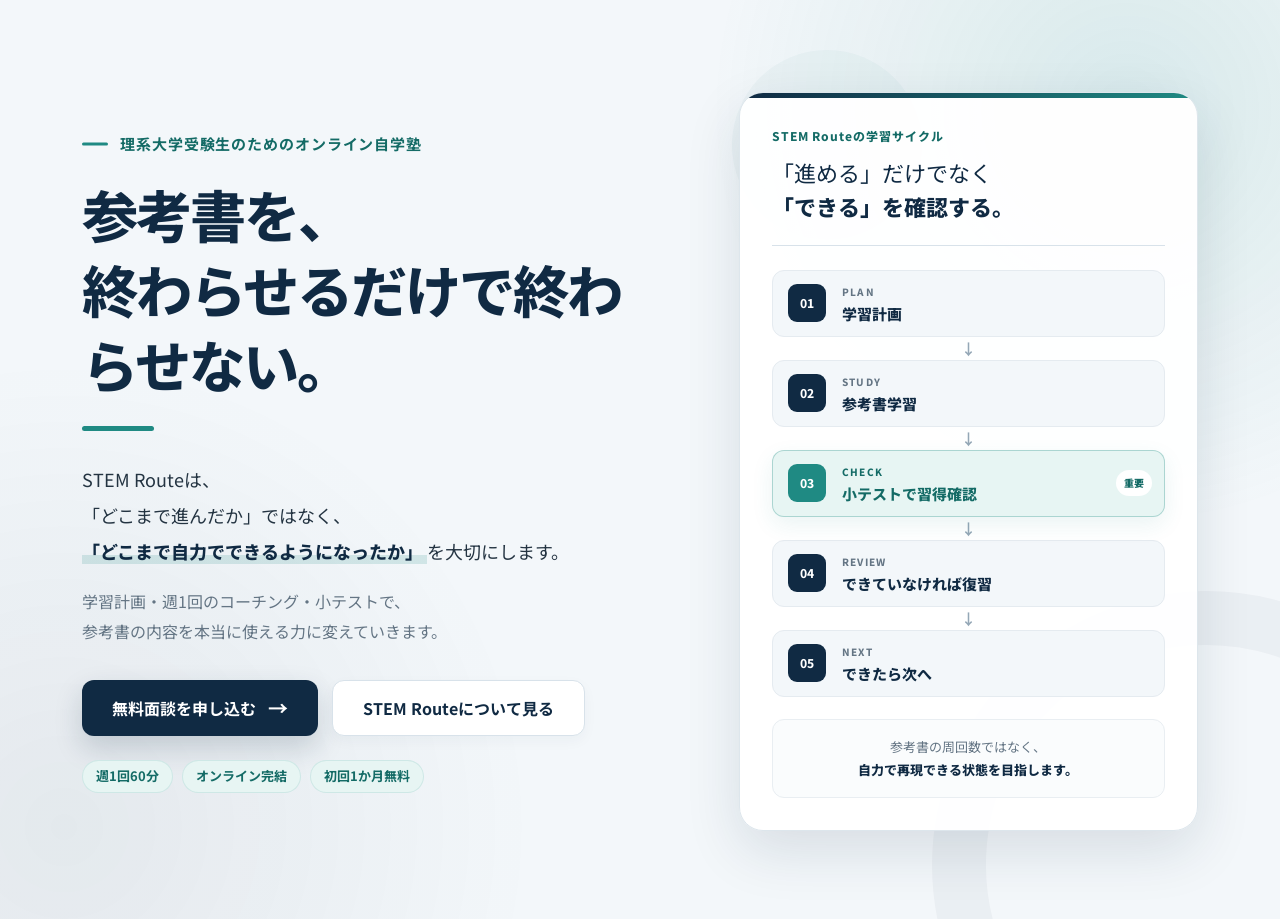
<file: index2.html>
<!DOCTYPE html>
<html lang="ja">

<head>
  <meta charset="UTF-8">

  <meta
    name="viewport"
    content="width=device-width, initial-scale=1.0"
  >

  <meta
    name="description"
    content="STEM Routeは、参考書を終わらせるだけでなく、自力で解ける状態まで確認する理系大学受験生向けオンライン自学塾です。"
  >

  <title>
    STEM Route｜理系大学受験生のためのオンライン自学塾
  </title>

  <!-- Google Font -->
  <link rel="preconnect" href="https://fonts.googleapis.com">
  <link rel="preconnect" href="https://fonts.gstatic.com" crossorigin>

  <link
    href="https://fonts.googleapis.com/css2?family=Noto+Sans+JP:wght@400;500;600;700;800&display=swap"
    rel="stylesheet"
  >

  <!-- CSS -->
  <link rel="stylesheet" href="style.css">

</head>


<body>


  <!-- ========================================
       STEM Route ファーストビュー
  ========================================= -->

  <main>

    <section class="hero" id="top">

      <div class="hero-container">


        <!-- ====================================
             左側：メッセージ
        ===================================== -->

        <div class="hero-content">


          <!-- 小見出し -->

          <p class="hero-label">
            理系大学受験生のためのオンライン自学塾
          </p>


          <!-- メインコピー -->

          <h1 class="hero-title">
            参考書を、<br>
            終わらせるだけで終わらせない。
          </h1>


          <!-- 説明文 -->

          <div class="hero-description">

            <p>
              STEM Routeは、<br>
              「どこまで進んだか」ではなく、<br>

              <strong>
                「どこまで自力でできるようになったか」
              </strong>

              を大切にします。
            </p>


            <p class="hero-subtext">
              学習計画・週1回のコーチング・小テストで、<br class="pc-only">
              参考書の内容を本当に使える力に変えていきます。
            </p>

          </div>


          <!-- ====================================
               CTAボタン
          ===================================== -->

          <div class="hero-buttons">


            <!-- 無料面談 -->

            <a
              href="https://form.run/@STEM-Route-i3jhC6a9CtEuoxsjMTqO"
              class="hero-button hero-button-main"
              target="_blank"
              rel="noopener noreferrer"
            >

              <span>
                無料面談を申し込む
              </span>

              <span
                class="button-arrow"
                aria-hidden="true"
              >
                →
              </span>

            </a>


            <!-- PC用サブボタン -->

            <a
              href="#concept"
              class="hero-button hero-button-sub"
            >
              STEM Routeについて見る
            </a>


          </div>


          <!-- ====================================
               ミニバッジ
          ===================================== -->

          <div class="hero-badges">

            <span class="hero-badge">
              週1回60分
            </span>

            <span class="hero-badge">
              オンライン完結
            </span>

            <span class="hero-badge">
              初回1か月無料
            </span>

          </div>


        </div>



        <!-- ====================================
             右側：学習サイクル
        ===================================== -->

        <div class="hero-visual">


          <div class="cycle-card">


            <!-- カード上部 -->

            <div class="cycle-card-header">

              <p class="cycle-small-title">
                STEM Routeの学習サイクル
              </p>

              <p class="cycle-title">
                「進める」だけでなく<br>

                <strong>
                  「できる」を確認する。
                </strong>
              </p>

            </div>



            <!-- ====================================
                 学習ステップ
            ===================================== -->

            <div class="cycle-steps">


              <!-- STEP 01 -->

              <div class="cycle-step">

                <span class="step-number">
                  01
                </span>

                <div class="step-text">

                  <span class="step-label">
                    PLAN
                  </span>

                  <strong>
                    学習計画
                  </strong>

                </div>

              </div>


              <div
                class="cycle-arrow"
                aria-hidden="true"
              >
                ↓
              </div>



              <!-- STEP 02 -->

              <div class="cycle-step">

                <span class="step-number">
                  02
                </span>

                <div class="step-text">

                  <span class="step-label">
                    STUDY
                  </span>

                  <strong>
                    参考書学習
                  </strong>

                </div>

              </div>


              <div
                class="cycle-arrow"
                aria-hidden="true"
              >
                ↓
              </div>



              <!-- STEP 03 -->

              <div
                class="cycle-step cycle-step-highlight"
              >

                <span class="step-number">
                  03
                </span>

                <div class="step-text">

                  <span class="step-label">
                    CHECK
                  </span>

                  <strong>
                    小テストで習得確認
                  </strong>

                </div>

              </div>


              <div
                class="cycle-arrow"
                aria-hidden="true"
              >
                ↓
              </div>



              <!-- STEP 04 -->

              <div class="cycle-step">

                <span class="step-number">
                  04
                </span>

                <div class="step-text">

                  <span class="step-label">
                    REVIEW
                  </span>

                  <strong>
                    できていなければ復習
                  </strong>

                </div>

              </div>


              <div
                class="cycle-arrow"
                aria-hidden="true"
              >
                ↓
              </div>



              <!-- STEP 05 -->

              <div class="cycle-step">

                <span class="step-number">
                  05
                </span>

                <div class="step-text">

                  <span class="step-label">
                    NEXT
                  </span>

                  <strong>
                    できたら次へ
                  </strong>

                </div>

              </div>


            </div>



            <!-- ====================================
                 カード下部
            ===================================== -->

            <div class="cycle-message">

              参考書の周回数ではなく、<br>

              <strong>
                自力で再現できる状態を目指します。
              </strong>

            </div>


          </div>

        </div>


      </div>

    </section>


    <!--
      次に作る
      「やったつもり」の勉強から、「できる」勉強へ。
      のセクションはここから追加します。
    -->

    <div id="concept"></div>


  </main>


</body>

</html>
</file>
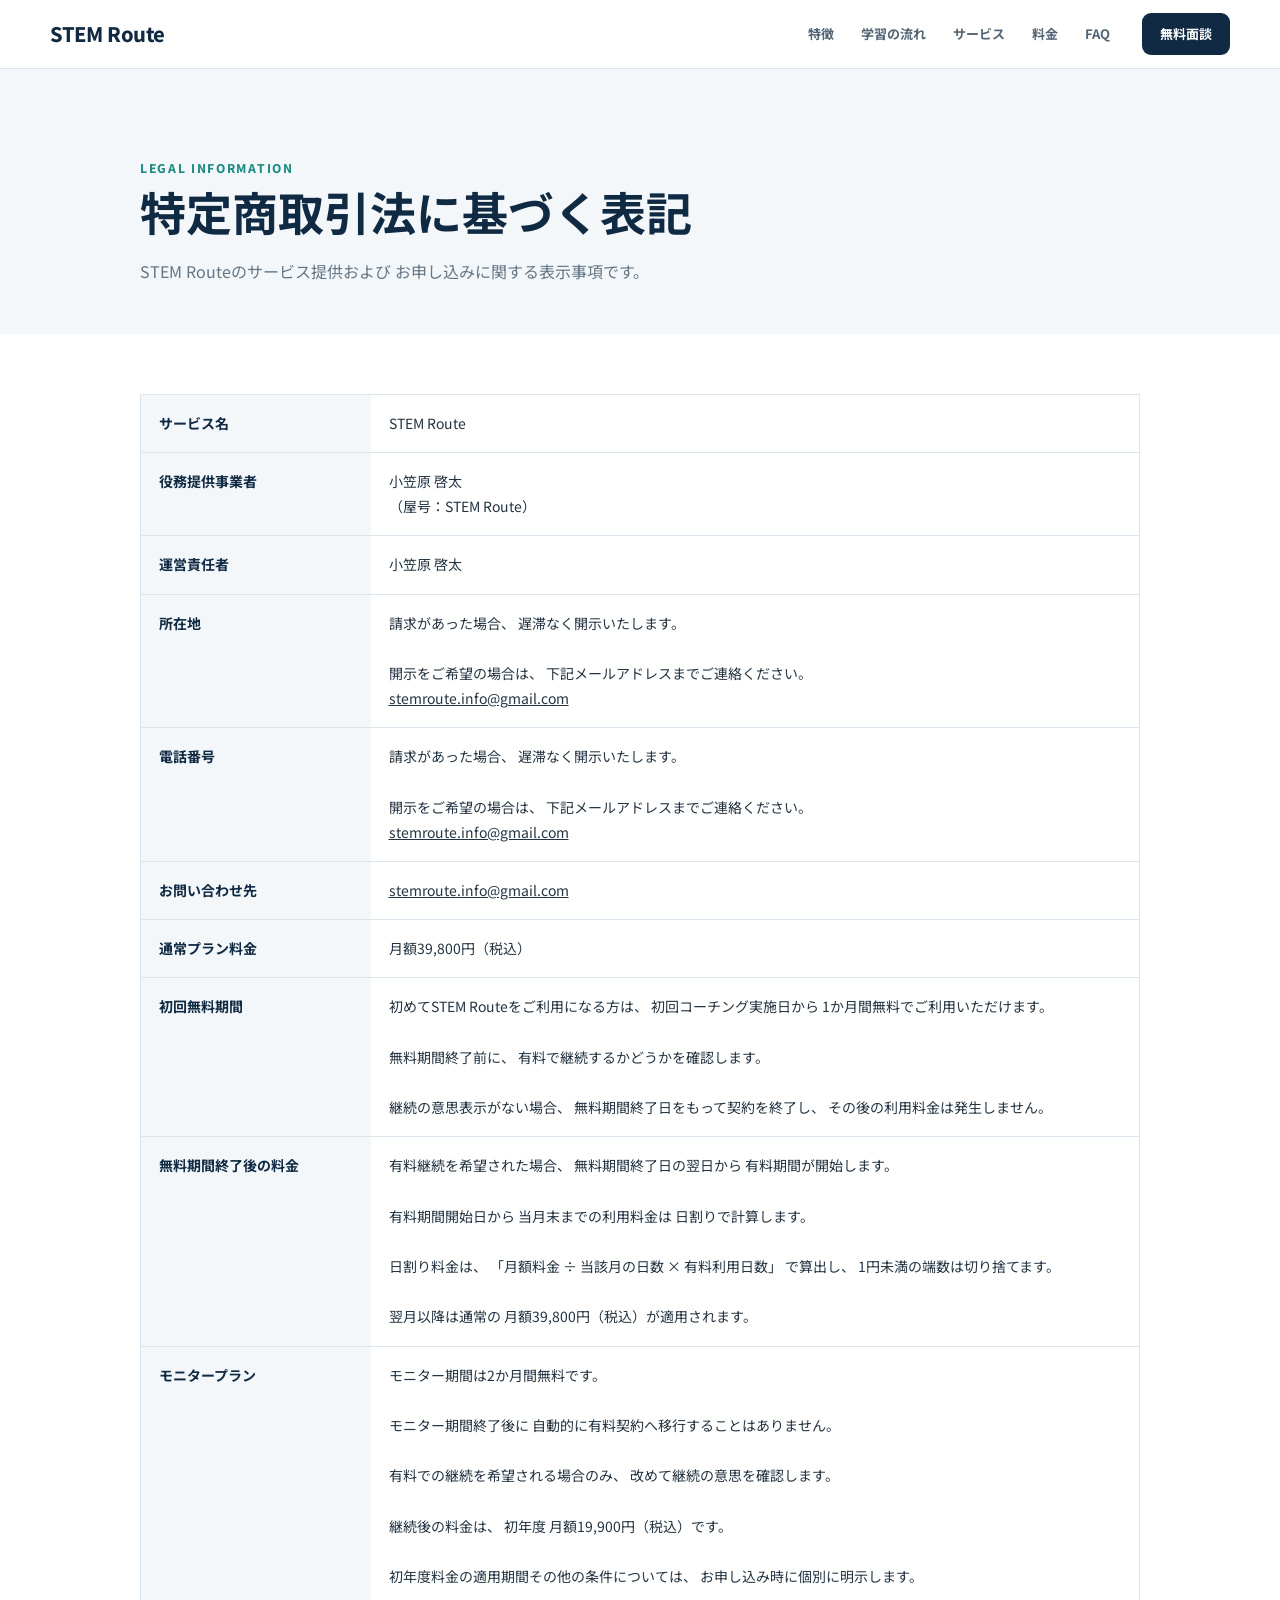
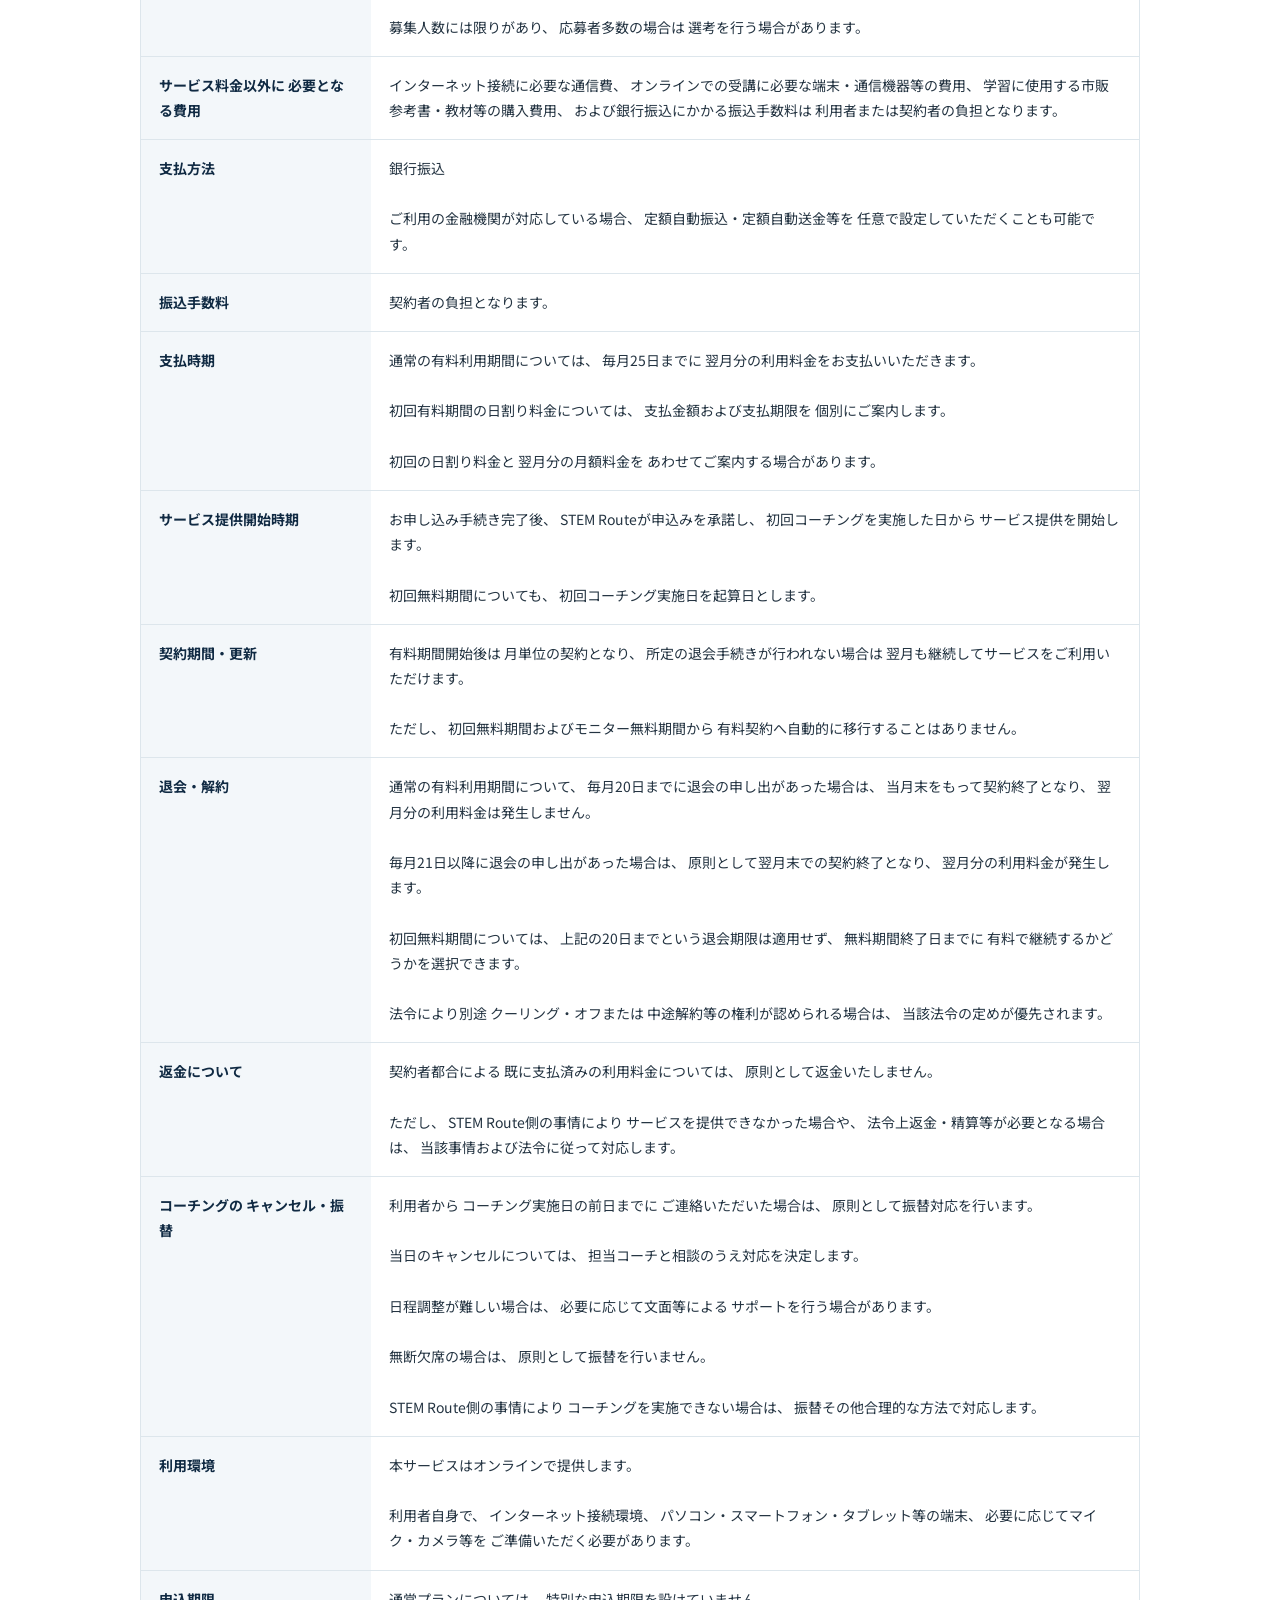
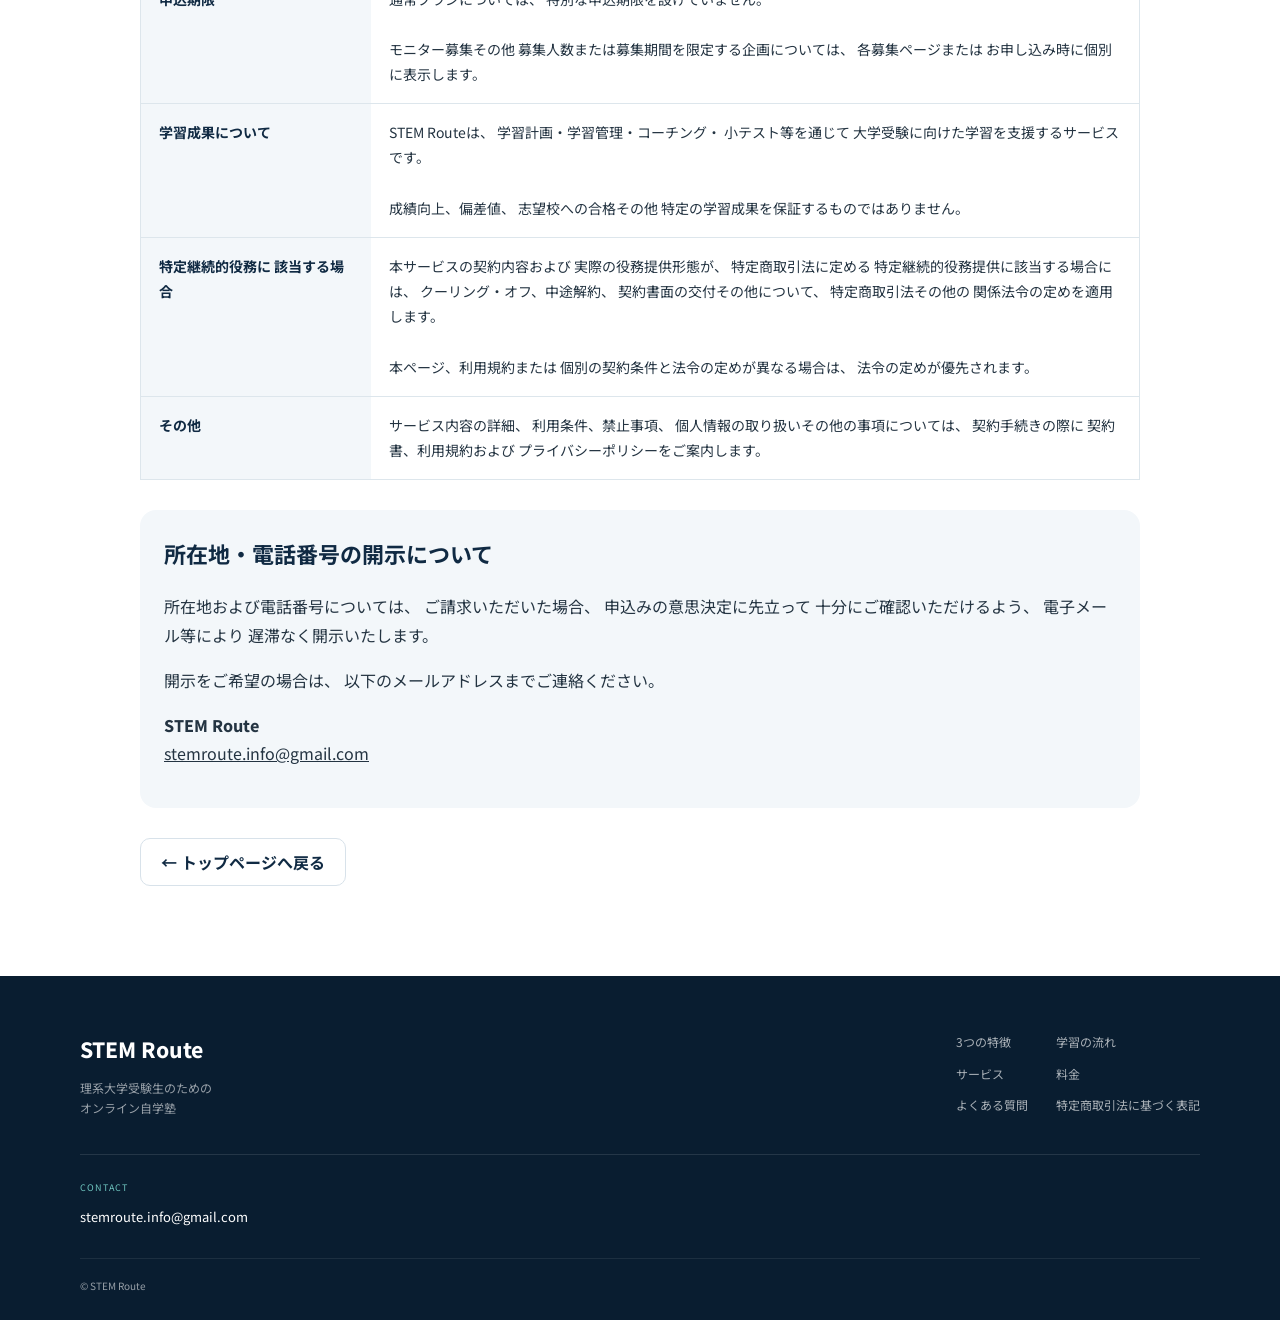
<file: law.html>
<!DOCTYPE html>
<html lang="ja">

<head>

  <meta charset="UTF-8">

  <meta
    name="viewport"
    content="width=device-width, initial-scale=1.0"
  >

  <meta
    name="description"
    content="STEM Routeの特定商取引法に基づく表記です。"
  >

  <title>
    特定商取引法に基づく表記｜STEM Route
  </title>


  <!-- Google Font -->

  <link
    rel="preconnect"
    href="https://fonts.googleapis.com"
  >

  <link
    rel="preconnect"
    href="https://fonts.gstatic.com"
    crossorigin
  >

  <link
    href="https://fonts.googleapis.com/css2?family=Noto+Sans+JP:wght@400;500;600;700;800&display=swap"
    rel="stylesheet"
  >


  <!-- CSS -->

  <link
    rel="stylesheet"
    href="style.css"
  >

</head>


<body>


  <!-- ========================================
       HEADER
  ========================================= -->

  <header class="site-header">

    <div class="site-header-inner">

      <a
        href="./index.html"
        class="site-logo"
      >
        STEM Route
      </a>


      <nav class="site-nav">

        <a href="./index.html#features">
          特徴
        </a>

        <a href="./index.html#learning-cycle">
          学習の流れ
        </a>

        <a href="./index.html#service">
          サービス
        </a>

        <a href="./index.html#price">
          料金
        </a>

        <a href="./index.html#faq">
          FAQ
        </a>

      </nav>


      <a
        href="https://form.run/@STEM-Route-i3jhC6a9CtEuoxsjMTqO"
        class="header-cta"
        target="_blank"
        rel="noopener noreferrer"
      >
        無料面談
      </a>

    </div>

  </header>



  <main>


    <!-- ========================================
         PAGE HERO
    ========================================= -->

    <section class="page-hero">

      <div class="container">

        <p class="section-kicker">
          LEGAL INFORMATION
        </p>

        <h1>
          特定商取引法に基づく表記
        </h1>

        <p>
          STEM Routeのサービス提供および
          お申し込みに関する表示事項です。
        </p>

      </div>

    </section>



    <!-- ========================================
         LEGAL INFORMATION
    ========================================= -->

    <section class="legal-section">

      <div class="container">


        <table class="legal-table">

          <tbody>


            <!-- サービス名 -->

            <tr>

              <th>
                サービス名
              </th>

              <td>
                STEM Route
              </td>

            </tr>


            <!-- 事業者 -->

            <tr>

              <th>
                役務提供事業者
              </th>

              <td>
                小笠原 啓太
                <br>
                （屋号：STEM Route）
              </td>

            </tr>


            <!-- 責任者 -->

            <tr>

              <th>
                運営責任者
              </th>

              <td>
                小笠原 啓太
              </td>

            </tr>


            <!-- 所在地 -->

            <tr>

              <th>
                所在地
              </th>

              <td>
                請求があった場合、
                遅滞なく開示いたします。
                <br><br>

                開示をご希望の場合は、
                下記メールアドレスまでご連絡ください。
                <br>

                <a href="mailto:stemroute.info@gmail.com">
                  stemroute.info@gmail.com
                </a>
              </td>

            </tr>


            <!-- 電話番号 -->

            <tr>

              <th>
                電話番号
              </th>

              <td>
                請求があった場合、
                遅滞なく開示いたします。
                <br><br>

                開示をご希望の場合は、
                下記メールアドレスまでご連絡ください。
                <br>

                <a href="mailto:stemroute.info@gmail.com">
                  stemroute.info@gmail.com
                </a>
              </td>

            </tr>


            <!-- メール -->

            <tr>

              <th>
                お問い合わせ先
              </th>

              <td>

                <a href="mailto:stemroute.info@gmail.com">
                  stemroute.info@gmail.com
                </a>

              </td>

            </tr>


            <!-- 通常料金 -->

            <tr>

              <th>
                通常プラン料金
              </th>

              <td>
                月額39,800円（税込）
              </td>

            </tr>


            <!-- 初回無料 -->

            <tr>

              <th>
                初回無料期間
              </th>

              <td>
                初めてSTEM Routeをご利用になる方は、
                初回コーチング実施日から
                1か月間無料でご利用いただけます。
                <br><br>

                無料期間終了前に、
                有料で継続するかどうかを確認します。
                <br><br>

                継続の意思表示がない場合、
                無料期間終了日をもって契約を終了し、
                その後の利用料金は発生しません。
              </td>

            </tr>


            <!-- 初回有料 -->

            <tr>

              <th>
                無料期間終了後の料金
              </th>

              <td>
                有料継続を希望された場合、
                無料期間終了日の翌日から
                有料期間が開始します。
                <br><br>

                有料期間開始日から
                当月末までの利用料金は
                日割りで計算します。
                <br><br>

                日割り料金は、
                「月額料金 ÷ 当該月の日数 × 有料利用日数」
                で算出し、
                1円未満の端数は切り捨てます。
                <br><br>

                翌月以降は通常の
                月額39,800円（税込）が適用されます。
              </td>

            </tr>


            <!-- モニター -->

            <tr>

              <th>
                モニタープラン
              </th>

              <td>
                モニター期間は2か月間無料です。
                <br><br>

                モニター期間終了後に
                自動的に有料契約へ移行することはありません。
                <br><br>

                有料での継続を希望される場合のみ、
                改めて継続の意思を確認します。
                <br><br>

                継続後の料金は、
                初年度 月額19,900円（税込）です。
                <br><br>

                初年度料金の適用期間その他の条件については、
                お申し込み時に個別に明示します。
                <br><br>

                募集人数には限りがあり、
                応募者多数の場合は
                選考を行う場合があります。
              </td>

            </tr>


            <!-- 追加費用 -->

            <tr>

              <th>
                サービス料金以外に
                必要となる費用
              </th>

              <td>
                インターネット接続に必要な通信費、
                オンラインでの受講に必要な端末・通信機器等の費用、
                学習に使用する市販参考書・教材等の購入費用、
                および銀行振込にかかる振込手数料は
                利用者または契約者の負担となります。
              </td>

            </tr>


            <!-- 支払い方法 -->

            <tr>

              <th>
                支払方法
              </th>

              <td>
                銀行振込
                <br><br>

                ご利用の金融機関が対応している場合、
                定額自動振込・定額自動送金等を
                任意で設定していただくことも可能です。
              </td>

            </tr>


            <!-- 振込手数料 -->

            <tr>

              <th>
                振込手数料
              </th>

              <td>
                契約者の負担となります。
              </td>

            </tr>


            <!-- 支払い期限 -->

            <tr>

              <th>
                支払時期
              </th>

              <td>
                通常の有料利用期間については、
                毎月25日までに
                翌月分の利用料金をお支払いいただきます。
                <br><br>

                初回有料期間の日割り料金については、
                支払金額および支払期限を
                個別にご案内します。
                <br><br>

                初回の日割り料金と
                翌月分の月額料金を
                あわせてご案内する場合があります。
              </td>

            </tr>


            <!-- サービス開始 -->

            <tr>

              <th>
                サービス提供開始時期
              </th>

              <td>
                お申し込み手続き完了後、
                STEM Routeが申込みを承諾し、
                初回コーチングを実施した日から
                サービス提供を開始します。
                <br><br>

                初回無料期間についても、
                初回コーチング実施日を起算日とします。
              </td>

            </tr>


            <!-- 契約 -->

            <tr>

              <th>
                契約期間・更新
              </th>

              <td>
                有料期間開始後は
                月単位の契約となり、
                所定の退会手続きが行われない場合は
                翌月も継続してサービスをご利用いただけます。
                <br><br>

                ただし、
                初回無料期間およびモニター無料期間から
                有料契約へ自動的に移行することはありません。
              </td>

            </tr>


            <!-- 退会 -->

            <tr>

              <th>
                退会・解約
              </th>

              <td>
                通常の有料利用期間について、
                毎月20日までに退会の申し出があった場合は、
                当月末をもって契約終了となり、
                翌月分の利用料金は発生しません。
                <br><br>

                毎月21日以降に退会の申し出があった場合は、
                原則として翌月末での契約終了となり、
                翌月分の利用料金が発生します。
                <br><br>

                初回無料期間については、
                上記の20日までという退会期限は適用せず、
                無料期間終了日までに
                有料で継続するかどうかを選択できます。
                <br><br>

                法令により別途
                クーリング・オフまたは
                中途解約等の権利が認められる場合は、
                当該法令の定めが優先されます。
              </td>

            </tr>


            <!-- 返金 -->

            <tr>

              <th>
                返金について
              </th>

              <td>
                契約者都合による
                既に支払済みの利用料金については、
                原則として返金いたしません。
                <br><br>

                ただし、
                STEM Route側の事情により
                サービスを提供できなかった場合や、
                法令上返金・精算等が必要となる場合は、
                当該事情および法令に従って対応します。
              </td>

            </tr>


            <!-- コーチングキャンセル -->

            <tr>

              <th>
                コーチングの
                キャンセル・振替
              </th>

              <td>
                利用者から
                コーチング実施日の前日までに
                ご連絡いただいた場合は、
                原則として振替対応を行います。
                <br><br>

                当日のキャンセルについては、
                担当コーチと相談のうえ対応を決定します。
                <br><br>

                日程調整が難しい場合は、
                必要に応じて文面等による
                サポートを行う場合があります。
                <br><br>

                無断欠席の場合は、
                原則として振替を行いません。
                <br><br>

                STEM Route側の事情により
                コーチングを実施できない場合は、
                振替その他合理的な方法で対応します。
              </td>

            </tr>


            <!-- 推奨環境 -->

            <tr>

              <th>
                利用環境
              </th>

              <td>
                本サービスはオンラインで提供します。
                <br><br>

                利用者自身で、
                インターネット接続環境、
                パソコン・スマートフォン・タブレット等の端末、
                必要に応じてマイク・カメラ等を
                ご準備いただく必要があります。
              </td>

            </tr>


            <!-- 申込期限 -->

            <tr>

              <th>
                申込期限
              </th>

              <td>
                通常プランについては、
                特別な申込期限を設けていません。
                <br><br>

                モニター募集その他
                募集人数または募集期間を限定する企画については、
                各募集ページまたは
                お申し込み時に個別に表示します。
              </td>

            </tr>


            <!-- 成果保証 -->

            <tr>

              <th>
                学習成果について
              </th>

              <td>
                STEM Routeは、
                学習計画・学習管理・コーチング・
                小テスト等を通じて
                大学受験に向けた学習を支援するサービスです。
                <br><br>

                成績向上、偏差値、
                志望校への合格その他
                特定の学習成果を保証するものではありません。
              </td>

            </tr>


            <!-- 特定継続的役務 -->

            <tr>

              <th>
                特定継続的役務に
                該当する場合
              </th>

              <td>
                本サービスの契約内容および
                実際の役務提供形態が、
                特定商取引法に定める
                特定継続的役務提供に該当する場合には、
                クーリング・オフ、中途解約、
                契約書面の交付その他について、
                特定商取引法その他の
                関係法令の定めを適用します。
                <br><br>

                本ページ、利用規約または
                個別の契約条件と法令の定めが異なる場合は、
                法令の定めが優先されます。
              </td>

            </tr>


            <!-- その他 -->

            <tr>

              <th>
                その他
              </th>

              <td>
                サービス内容の詳細、
                利用条件、禁止事項、
                個人情報の取り扱いその他の事項については、
                契約手続きの際に
                契約書、利用規約および
                プライバシーポリシーをご案内します。
              </td>

            </tr>


          </tbody>

        </table>



        <!-- ========================================
             ADDRESS / PHONE DISCLOSURE
        ========================================= -->

        <div class="disclosure-box">

          <h2>
            所在地・電話番号の開示について
          </h2>

          <p>
            所在地および電話番号については、
            ご請求いただいた場合、
            申込みの意思決定に先立って
            十分にご確認いただけるよう、
            電子メール等により
            遅滞なく開示いたします。
          </p>

          <p>
            開示をご希望の場合は、
            以下のメールアドレスまでご連絡ください。
          </p>

          <p>

            <strong>
              STEM Route
            </strong>

            <br>

            <a href="mailto:stemroute.info@gmail.com">
              stemroute.info@gmail.com
            </a>

          </p>

        </div>



        <!-- ========================================
             BACK
        ========================================= -->

        <div class="back-link">

          <a
            href="./index.html"
            class="button-secondary"
          >
            ← トップページへ戻る
          </a>

        </div>


      </div>

    </section>


  </main>



  <!-- ========================================
       FOOTER
  ========================================= -->

  <footer class="site-footer">

    <div class="footer-container">


      <div class="footer-main">


        <div>

          <p class="footer-logo">
            STEM Route
          </p>

          <p class="footer-description">
            理系大学受験生のための
            <br>
            オンライン自学塾
          </p>

        </div>


        <div class="footer-links">

          <a href="./index.html#features">
            3つの特徴
          </a>

          <a href="./index.html#learning-cycle">
            学習の流れ
          </a>

          <a href="./index.html#service">
            サービス
          </a>

          <a href="./index.html#price">
            料金
          </a>

          <a href="./index.html#faq">
            よくある質問
          </a>

          <a href="./law.html">
            特定商取引法に基づく表記
          </a>

        </div>


      </div>


      <div class="footer-contact">

        <span>
          CONTACT
        </span>

        <a href="mailto:stemroute.info@gmail.com">
          stemroute.info@gmail.com
        </a>

      </div>


      <div class="footer-bottom">

        <p>
          © STEM Route
        </p>

      </div>


    </div>

  </footer>


</body>

</html>
</file>
<file: style.css>
/* =========================================================
   STEM Route
   Complete Stylesheet
========================================================= */


/* =========================================================
   COLOR / DESIGN TOKENS
========================================================= */

:root {

  --navy: #102A43;
  --navy-hover: #173F5F;
  --navy-dark: #091D30;

  --teal: #1F8A83;
  --teal-dark: #146B66;
  --teal-light: #E7F5F3;
  --teal-pale: #EAF7F5;

  --blue-gray: #F3F7FA;
  --section-gray: #F7FAFC;

  --text: #243442;
  --text-soft: #526574;
  --text-muted: #647584;

  --border: #D8E2EA;
  --border-light: #DDE6EC;

  --white: #FFFFFF;

  --shadow-soft:
    0 10px 28px rgba(16, 42, 67, 0.06);

  --shadow-card:
    0 18px 45px rgba(16, 42, 67, 0.09);

  --shadow-button:
    0 12px 28px rgba(16, 42, 67, 0.18);

}


/* =========================================================
   RESET
========================================================= */

* {
  box-sizing: border-box;
}


html {
  scroll-behavior: smooth;
}


body {
  margin: 0;

  color: var(--text);

  background: var(--white);

  font-family:
    "Noto Sans JP",
    "Yu Gothic",
    "Hiragino Kaku Gothic ProN",
    sans-serif;

  line-height: 1.8;

  -webkit-font-smoothing: antialiased;
  -moz-osx-font-smoothing: grayscale;
}


a {
  color: inherit;
}


img {
  max-width: 100%;

  display: block;
}


strong {
  font-weight: 800;
}


section {
  scroll-margin-top: 78px;
}


/* =========================================================
   HEADER
========================================================= */

.site-header {
  position: sticky;

  top: 0;

  z-index: 1000;

  background:
    rgba(255, 255, 255, 0.94);

  border-bottom:
    1px solid
    rgba(216, 226, 234, 0.85);

  backdrop-filter: blur(12px);

  -webkit-backdrop-filter: blur(12px);
}


.site-header-inner {
  width:
    calc(100% - 40px);

  max-width:
    1180px;

  height:
    68px;

  margin:
    0 auto;

  display:
    flex;

  align-items:
    center;

  gap:
    32px;
}


.site-logo {
  margin-right:
    auto;

  color:
    var(--navy);

  font-size:
    20px;

  font-weight:
    800;

  letter-spacing:
    -0.02em;

  text-decoration:
    none;
}


.site-nav {
  display:
    flex;

  align-items:
    center;

  gap:
    27px;
}


.site-nav a {
  color:
    var(--text-soft);

  font-size:
    13px;

  font-weight:
    700;

  text-decoration:
    none;

  transition:
    color 0.18s ease;
}


.site-nav a:hover {
  color:
    var(--teal);
}


.header-cta {
  padding:
    9px
    18px;

  color:
    var(--white);

  background:
    var(--navy);

  border-radius:
    9px;

  font-size:
    13px;

  font-weight:
    700;

  text-decoration:
    none;

  transition:
    transform 0.18s ease,
    background 0.18s ease,
    box-shadow 0.18s ease;
}


.header-cta:hover {
  background:
    var(--navy-hover);

  transform:
    translateY(-1px);

  box-shadow:
    0 8px 20px
    rgba(16, 42, 67, 0.16);
}


/* =========================================================
   HERO
========================================================= */

.hero {
  position:
    relative;

  min-height:
    calc(100vh - 68px);

  overflow:
    hidden;

  display:
    flex;

  align-items:
    center;

  background:
    radial-gradient(
      circle at 88% 12%,
      rgba(31, 138, 131, 0.13),
      transparent 30%
    ),
    radial-gradient(
      circle at 5% 90%,
      rgba(16, 42, 67, 0.07),
      transparent 32%
    ),
    var(--blue-gray);
}


.hero::before {
  content:
    "";

  position:
    absolute;

  width:
    440px;

  height:
    440px;

  right:
    -200px;

  bottom:
    -220px;

  border:
    54px solid
    rgba(16, 42, 67, 0.035);

  border-radius:
    50%;
}


.hero::after {
  content:
    "";

  position:
    absolute;

  width:
    190px;

  height:
    190px;

  top:
    50px;

  right:
    28%;

  background:
    rgba(31, 138, 131, 0.04);

  border-radius:
    50%;
}


.hero-container {
  position:
    relative;

  z-index:
    2;

  width:
    100%;

  max-width:
    1180px;

  margin:
    0 auto;

  padding:
    92px
    32px
    88px;

  display:
    grid;

  grid-template-columns:
    minmax(0, 1.12fr)
    minmax(360px, 0.88fr);

  gap:
    72px;

  align-items:
    center;
}


.hero-content {
  max-width:
    650px;
}


.hero-label {
  position:
    relative;

  margin:
    0
    0
    20px;

  padding-left:
    38px;

  color:
    var(--teal-dark);

  font-size:
    15px;

  font-weight:
    700;

  letter-spacing:
    0.06em;
}


.hero-label::before {
  content:
    "";

  position:
    absolute;

  left:
    0;

  top:
    50%;

  width:
    26px;

  height:
    3px;

  transform:
    translateY(-50%);

  background:
    var(--teal);

  border-radius:
    999px;
}


.hero-title {
  margin:
    0;

  color:
    var(--navy);

  font-size:
    clamp(42px, 4.4vw, 58px);

  font-weight:
    800;

  line-height:
    1.33;

  letter-spacing:
    -0.035em;
}


.hero-title::after {
  content:
    "";

  display:
    block;

  width:
    72px;

  height:
    5px;

  margin-top:
    24px;

  background:
    var(--teal);

  border-radius:
    999px;
}


.hero-description {
  margin-top:
    30px;

  font-size:
    18px;

  line-height:
    2;
}


.hero-description p {
  margin:
    0;
}


.hero-description strong {
  color:
    var(--navy);

  background:
    linear-gradient(
      transparent 65%,
      rgba(31, 138, 131, 0.16) 65%
    );
}


.hero-subtext {
  margin-top:
    18px !important;

  color:
    var(--text-muted);

  font-size:
    16px;

  line-height:
    1.85;
}


/* =========================================================
   HERO BUTTONS
========================================================= */

.hero-buttons {
  margin-top:
    34px;

  display:
    flex;

  align-items:
    center;

  gap:
    14px;
}


.hero-button {
  min-height:
    56px;

  padding:
    0
    30px;

  display:
    inline-flex;

  align-items:
    center;

  justify-content:
    center;

  gap:
    12px;

  border-radius:
    12px;

  font-size:
    16px;

  font-weight:
    700;

  text-decoration:
    none;

  transition:
    transform 0.2s ease,
    background 0.2s ease,
    box-shadow 0.2s ease,
    border-color 0.2s ease;
}


.hero-button-main {
  color:
    var(--white);

  background:
    var(--navy);

  box-shadow:
    var(--shadow-button);
}


.hero-button-main:hover {
  background:
    var(--navy-hover);

  transform:
    translateY(-2px);

  box-shadow:
    0 16px 38px
    rgba(16, 42, 67, 0.24);
}


.button-arrow {
  font-size:
    20px;

  transition:
    transform 0.2s ease;
}


.hero-button-main:hover
.button-arrow {
  transform:
    translateX(5px);
}


.hero-button-sub {
  color:
    var(--navy);

  background:
    var(--white);

  border:
    1px solid
    var(--border);

  box-shadow:
    0 5px 14px
    rgba(16, 42, 67, 0.04);
}


.hero-button-sub:hover {
  transform:
    translateY(-2px);

  border-color:
    #BCCAD5;

  box-shadow:
    0 10px 24px
    rgba(16, 42, 67, 0.08);
}


/* =========================================================
   HERO BADGES
========================================================= */

.hero-badges {
  margin-top:
    24px;

  display:
    flex;

  flex-wrap:
    wrap;

  gap:
    9px;
}


.hero-badge {
  padding:
    7px
    13px;

  display:
    inline-flex;

  align-items:
    center;

  justify-content:
    center;

  color:
    var(--teal-dark);

  background:
    var(--teal-light);

  border:
    1px solid
    rgba(31, 138, 131, 0.12);

  border-radius:
    999px;

  font-size:
    13px;

  font-weight:
    700;

  line-height:
    1.3;
}


/* =========================================================
   HERO CYCLE CARD
========================================================= */

.hero-visual {
  width:
    100%;
}


.cycle-card {
  position:
    relative;

  overflow:
    hidden;

  padding:
    32px;

  background:
    rgba(255, 255, 255, 0.97);

  border:
    1px solid
    #DDE6EC;

  border-radius:
    24px;

  box-shadow:
    0 20px 55px
    rgba(16, 42, 67, 0.12);
}


.cycle-card::before {
  content:
    "";

  position:
    absolute;

  top:
    0;

  left:
    0;

  width:
    100%;

  height:
    5px;

  background:
    linear-gradient(
      90deg,
      var(--navy),
      var(--teal)
    );
}


.cycle-card-header {
  padding-bottom:
    22px;

  border-bottom:
    1px solid
    var(--border);
}


.cycle-small-title {
  margin:
    0;

  color:
    var(--teal-dark);

  font-size:
    12px;

  font-weight:
    800;

  letter-spacing:
    0.08em;
}


.cycle-title {
  margin:
    8px
    0
    0;

  color:
    var(--navy);

  font-size:
    22px;

  line-height:
    1.55;
}


.cycle-steps {
  margin-top:
    24px;

  display:
    flex;

  flex-direction:
    column;
}


.cycle-step {
  min-height:
    64px;

  padding:
    12px
    15px;

  display:
    grid;

  grid-template-columns:
    40px
    1fr;

  gap:
    14px;

  align-items:
    center;

  background:
    var(--blue-gray);

  border:
    1px solid
    #E5EBF0;

  border-radius:
    12px;

  transition:
    transform 0.2s ease,
    box-shadow 0.2s ease;
}


.cycle-step:hover {
  transform:
    translateX(3px);

  box-shadow:
    0 7px 18px
    rgba(16, 42, 67, 0.06);
}


.step-number {
  width:
    38px;

  height:
    38px;

  display:
    flex;

  align-items:
    center;

  justify-content:
    center;

  color:
    var(--white);

  background:
    var(--navy);

  border-radius:
    9px;

  font-size:
    12px;

  font-weight:
    800;
}


.step-text {
  display:
    flex;

  flex-direction:
    column;

  gap:
    2px;
}


.step-label {
  color:
    var(--text-muted);

  font-size:
    10px;

  font-weight:
    800;

  letter-spacing:
    0.13em;
}


.step-text strong {
  color:
    var(--navy);

  font-size:
    15px;

  line-height:
    1.4;
}


.cycle-arrow {
  height:
    23px;

  display:
    flex;

  align-items:
    center;

  justify-content:
    center;

  color:
    #94A7B6;

  font-size:
    15px;

  font-weight:
    700;
}


.cycle-step-highlight {
  position:
    relative;

  background:
    var(--teal-light);

  border-color:
    rgba(31, 138, 131, 0.30);

  box-shadow:
    0 8px 22px
    rgba(31, 138, 131, 0.09);
}


.cycle-step-highlight::after {
  content:
    "重要";

  position:
    absolute;

  right:
    12px;

  top:
    50%;

  transform:
    translateY(-50%);

  padding:
    4px
    8px;

  color:
    var(--teal-dark);

  background:
    var(--white);

  border-radius:
    999px;

  font-size:
    10px;

  font-weight:
    800;
}


.cycle-step-highlight
.step-number {
  background:
    var(--teal);
}


.cycle-step-highlight
.step-label {
  color:
    var(--teal-dark);
}


.cycle-step-highlight
.step-text strong {
  color:
    var(--teal-dark);
}


.cycle-message {
  margin-top:
    22px;

  padding:
    16px
    18px;

  color:
    var(--text-muted);

  background:
    #FAFCFD;

  border:
    1px solid
    #E9EEF2;

  border-radius:
    12px;

  font-size:
    13px;

  line-height:
    1.75;

  text-align:
    center;
}


.cycle-message strong {
  color:
    var(--navy);
}


/* =========================================================
   OUR CONCEPT
========================================================= */

.concept-section {
  padding:
    110px
    20px;

  background:
    var(--white);
}


.concept-container {
  width:
    100%;

  max-width:
    1120px;

  margin:
    0 auto;
}


.concept-heading {
  max-width:
    760px;

  margin:
    0 auto 56px;

  text-align:
    center;
}


.concept-label {
  margin:
    0
    0
    12px;

  color:
    var(--teal);

  font-size:
    13px;

  font-weight:
    800;

  letter-spacing:
    0.14em;
}


.concept-title {
  margin:
    0;

  color:
    var(--navy);

  font-size:
    40px;

  font-weight:
    800;

  line-height:
    1.5;

  letter-spacing:
    -0.025em;
}


.concept-lead {
  margin:
    18px
    0
    0;

  color:
    var(--text-muted);

  font-size:
    16px;

  line-height:
    1.8;
}


/* =========================================================
   CONCEPT BEFORE / AFTER
========================================================= */

.concept-compare {
  display:
    grid;

  grid-template-columns:
    minmax(0, 1fr)
    70px
    minmax(0, 1fr);

  gap:
    24px;

  align-items:
    center;
}


.concept-card {
  min-height:
    390px;

  padding:
    34px
    32px;

  display:
    flex;

  flex-direction:
    column;

  border-radius:
    20px;
}


.concept-card-before {
  background:
    var(--blue-gray);

  border:
    1px solid
    var(--border);
}


.concept-card-after {
  background:
    var(--teal-light);

  border:
    1px solid
    rgba(31, 138, 131, 0.28);

  box-shadow:
    0 14px 34px
    rgba(31, 138, 131, 0.08);
}


.concept-card-label {
  margin:
    0
    0
    12px;

  color:
    var(--text-muted);

  font-size:
    12px;

  font-weight:
    800;

  letter-spacing:
    0.15em;
}


.concept-card-after
.concept-card-label {
  color:
    var(--teal-dark);
}


.concept-card h3 {
  margin:
    0
    0
    26px;

  color:
    var(--navy);

  font-size:
    23px;

  font-weight:
    800;

  line-height:
    1.5;
}


.concept-list {
  margin:
    0;

  padding:
    0;

  display:
    flex;

  flex-direction:
    column;

  gap:
    14px;

  list-style:
    none;
}


.concept-list li {
  position:
    relative;

  padding:
    14px
    15px
    14px
    44px;

  color:
    var(--text);

  background:
    rgba(255, 255, 255, 0.72);

  border-radius:
    10px;

  font-size:
    15px;

  line-height:
    1.6;
}


.concept-list li::before {
  content:
    "✓";

  position:
    absolute;

  left:
    16px;

  top:
    50%;

  width:
    20px;

  height:
    20px;

  transform:
    translateY(-50%);

  display:
    flex;

  align-items:
    center;

  justify-content:
    center;

  color:
    var(--white);

  background:
    var(--text-muted);

  border-radius:
    50%;

  font-size:
    11px;

  font-weight:
    800;
}


.concept-card-after
.concept-list li::before {
  background:
    var(--teal);
}


.concept-card-bottom {
  margin:
    auto
    0
    0;

  padding-top:
    28px;

  color:
    var(--text-soft);

  font-size:
    16px;

  line-height:
    1.8;
}


.concept-card-bottom strong {
  color:
    var(--navy);
}


.concept-arrow {
  width:
    54px;

  height:
    54px;

  margin:
    0 auto;

  display:
    flex;

  align-items:
    center;

  justify-content:
    center;

  color:
    var(--teal-dark);

  background:
    var(--teal-light);

  border-radius:
    50%;

  font-size:
    25px;

  font-weight:
    700;
}


.arrow-mobile {
  display:
    none;
}


/* =========================================================
   CONCEPT MESSAGE
========================================================= */

.concept-message {
  max-width:
    860px;

  margin:
    64px
    auto
    0;

  padding:
    34px
    40px;

  color:
    var(--white);

  background:
    var(--navy);

  border-radius:
    18px;

  text-align:
    center;

  box-shadow:
    0 14px 34px
    rgba(16, 42, 67, 0.14);
}


.concept-message-main {
  margin:
    0;

  font-size:
    24px;

  font-weight:
    600;

  line-height:
    1.7;
}


.concept-message-sub {
  max-width:
    620px;

  margin:
    16px
    auto
    0;

  color:
    rgba(255, 255, 255, 0.72);

  font-size:
    14px;

  line-height:
    1.9;
}


.concept-body {
  max-width:
    760px;

  margin:
    54px
    auto
    0;

  color:
    var(--text);

  font-size:
    17px;

  line-height:
    2;
}


.concept-body p {
  margin:
    0
    0
    24px;
}


.concept-body p:last-child {
  margin-bottom:
    0;
}


.concept-body strong {
  color:
    var(--navy);

  background:
    linear-gradient(
      transparent 66%,
      rgba(31, 138, 131, 0.14) 66%
    );
}


/* =========================================================
   FEATURES
========================================================= */

.features-section {
  padding:
    110px
    20px;

  background:
    var(--section-gray);
}


.features-container {
  width:
    100%;

  max-width:
    1120px;

  margin:
    0 auto;
}


.features-heading {
  max-width:
    760px;

  margin:
    0 auto
    48px;

  text-align:
    center;
}


.features-label {
  margin:
    0
    0
    12px;

  color:
    var(--teal);

  font-size:
    13px;

  font-weight:
    800;

  letter-spacing:
    0.14em;
}


.features-title {
  margin:
    0;

  color:
    var(--navy);

  font-size:
    40px;

  font-weight:
    800;

  line-height:
    1.5;

  letter-spacing:
    -0.025em;
}


.features-lead {
  margin:
    18px
    auto
    0;

  color:
    var(--text-muted);

  font-size:
    16px;

  line-height:
    1.9;
}


.features-grid {
  display:
    grid;

  grid-template-columns:
    repeat(3, minmax(0, 1fr));

  gap:
    22px;

  align-items:
    stretch;
}


.feature-card {
  position:
    relative;

  min-height:
    0;

  padding:
    30px
    26px
    24px;

  display:
    flex;

  flex-direction:
    column;

  background:
    var(--white);

  border:
    1px solid
    var(--border-light);

  border-radius:
    20px;

  box-shadow:
    0 10px 28px
    rgba(16, 42, 67, 0.055);

  transition:
    transform 0.22s ease,
    box-shadow 0.22s ease;
}


.feature-card:hover {
  transform:
    translateY(-4px);

  box-shadow:
    0 16px 36px
    rgba(16, 42, 67, 0.09);
}


.feature-card-highlight {
  overflow:
    hidden;

  background:
    var(--teal-pale);

  border-color:
    rgba(31, 138, 131, 0.30);

  box-shadow:
    0 13px 32px
    rgba(31, 138, 131, 0.09);
}


.feature-card-highlight::before {
  content:
    "";

  position:
    absolute;

  top:
    0;

  left:
    0;

  width:
    100%;

  height:
    4px;

  background:
    var(--teal);
}


.feature-top {
  display:
    flex;

  align-items:
    center;

  gap:
    11px;
}


.feature-number {
  width:
    42px;

  height:
    42px;

  display:
    flex;

  align-items:
    center;

  justify-content:
    center;

  flex-shrink:
    0;

  color:
    var(--white);

  background:
    var(--navy);

  border-radius:
    11px;

  font-size:
    12px;

  font-weight:
    800;
}


.feature-card-highlight
.feature-number {
  background:
    var(--teal);
}


.feature-tag {
  color:
    var(--teal);

  font-size:
    10px;

  font-weight:
    800;

  letter-spacing:
    0.13em;
}


.feature-card-title {
  margin:
    22px
    0
    17px;

  color:
    var(--navy);

  font-size:
    20px;

  font-weight:
    800;

  line-height:
    1.55;
}


.feature-text {
  margin:
    0;

  color:
    var(--text-soft);

  font-size:
    14.5px;

  line-height:
    1.85;
}


.feature-text strong {
  color:
    var(--text);
}


.feature-emphasis {
  margin-top:
    22px;

  padding:
    15px
    14px;

  color:
    var(--text-soft);

  background:
    #F6F9FB;

  border-left:
    3px solid
    var(--navy);

  border-radius:
    0
    9px
    9px
    0;

  font-size:
    13px;

  line-height:
    1.75;
}


.feature-emphasis strong {
  color:
    var(--navy);
}


.feature-card-highlight
.feature-emphasis {
  background:
    rgba(255, 255, 255, 0.70);

  border-left-color:
    var(--teal);
}


.feature-card-highlight
.feature-emphasis strong {
  color:
    var(--teal-dark);
}


.feature-info {
  margin-top:
    auto;

  padding-top:
    22px;

  display:
    flex;

  align-items:
    center;

  justify-content:
    space-between;

  gap:
    12px;

  border-top:
    1px solid
    var(--border-light);

  font-size:
    12px;
}


.feature-emphasis +
.feature-info {
  margin-top:
    24px;
}


.feature-info-label {
  color:
    var(--text-muted);
}


.feature-info strong {
  color:
    var(--navy);

  text-align:
    right;
}


/* =========================================================
   LEARNING CYCLE
========================================================= */

.lcycle-section {
  padding:
    110px
    20px;

  background:
    var(--white);
}


.lcycle-container {
  width:
    100%;

  max-width:
    1120px;

  margin:
    0 auto;
}


.lcycle-heading {
  max-width:
    780px;

  margin:
    0 auto
    58px;

  text-align:
    center;
}


.lcycle-label {
  margin:
    0
    0
    12px;

  color:
    var(--teal);

  font-size:
    13px;

  font-weight:
    800;

  letter-spacing:
    0.14em;
}


.lcycle-title {
  margin:
    0;

  color:
    var(--navy);

  font-size:
    40px;

  font-weight:
    800;

  line-height:
    1.5;

  letter-spacing:
    -0.025em;
}


.lcycle-lead {
  margin:
    18px
    auto
    0;

  color:
    var(--text-muted);

  font-size:
    16px;

  line-height:
    1.9;
}


.lcycle-lead strong {
  color:
    var(--navy);
}


.lcycle-main-flow {
  display:
    grid;

  grid-template-columns:
    minmax(0, 1fr)
    50px
    minmax(0, 1fr)
    50px
    minmax(0, 1fr);

  gap:
    12px;

  align-items:
    stretch;
}


.lcycle-card {
  min-height:
    280px;

  padding:
    28px
    24px
    22px;

  display:
    flex;

  flex-direction:
    column;

  background:
    var(--blue-gray);

  border:
    1px solid
    var(--border-light);

  border-radius:
    18px;

  box-shadow:
    0 10px 26px
    rgba(16, 42, 67, 0.05);
}


.lcycle-card-top {
  display:
    flex;

  align-items:
    center;

  gap:
    11px;
}


.lcycle-number {
  width:
    40px;

  height:
    40px;

  display:
    flex;

  align-items:
    center;

  justify-content:
    center;

  flex-shrink:
    0;

  color:
    var(--white);

  background:
    var(--navy);

  border-radius:
    10px;

  font-size:
    12px;

  font-weight:
    800;
}


.lcycle-tag {
  color:
    var(--teal);

  font-size:
    10px;

  font-weight:
    800;

  letter-spacing:
    0.13em;
}


.lcycle-card h3 {
  margin:
    22px
    0
    14px;

  color:
    var(--navy);

  font-size:
    20px;

  font-weight:
    800;

  line-height:
    1.55;
}


.lcycle-card p {
  margin:
    0;

  color:
    var(--text-soft);

  font-size:
    14px;

  line-height:
    1.85;
}


.lcycle-card p strong {
  color:
    var(--text);
}


.lcycle-card-note {
  margin-top:
    auto;

  padding-top:
    18px;

  color:
    var(--text-muted);

  border-top:
    1px solid
    var(--border);

  font-size:
    12px;

  font-weight:
    700;
}


.lcycle-arrow {
  display:
    flex;

  align-items:
    center;

  justify-content:
    center;

  color:
    #9AABB8;

  font-size:
    25px;

  font-weight:
    700;
}


.lcycle-arrow-sp {
  display:
    none;
}


.lcycle-card-check {
  background:
    var(--teal-light);

  border-color:
    rgba(31, 138, 131, 0.32);

  box-shadow:
    0 14px 32px
    rgba(31, 138, 131, 0.09);
}


.lcycle-card-check
.lcycle-number {
  background:
    var(--teal);
}


.lcycle-card-check
.lcycle-tag {
  color:
    var(--teal-dark);
}


.lcycle-score {
  margin-top:
    auto;

  padding:
    14px
    15px;

  display:
    flex;

  align-items:
    center;

  justify-content:
    space-between;

  gap:
    14px;

  color:
    var(--teal-dark);

  background:
    var(--white);

  border-radius:
    10px;
}


.lcycle-score span {
  font-size:
    12px;

  font-weight:
    700;
}


.lcycle-score strong {
  color:
    var(--teal-dark);

  font-size:
    18px;
}


.lcycle-down-arrow {
  height:
    54px;

  display:
    flex;

  align-items:
    center;

  justify-content:
    center;

  color:
    var(--teal);

  font-size:
    25px;

  font-weight:
    800;
}


.lcycle-decision {
  width:
    260px;

  margin:
    0 auto;

  padding:
    20px
    24px;

  color:
    var(--white);

  background:
    var(--navy);

  border-radius:
    16px;

  text-align:
    center;

  box-shadow:
    0 12px 30px
    rgba(16, 42, 67, 0.14);
}


.lcycle-decision-small {
  display:
    block;

  margin-bottom:
    4px;

  color:
    rgba(255, 255, 255, 0.60);

  font-size:
    9px;

  font-weight:
    800;

  letter-spacing:
    0.14em;
}


.lcycle-decision p {
  margin:
    0;

  color:
    var(--white);

  font-size:
    20px;

  font-weight:
    800;
}


.lcycle-branches {
  max-width:
    820px;

  margin:
    34px
    auto
    0;

  display:
    grid;

  grid-template-columns:
    repeat(2, minmax(0, 1fr));

  gap:
    28px;
}


.lcycle-branch {
  display:
    flex;

  flex-direction:
    column;

  align-items:
    center;
}


.lcycle-branch-label {
  min-width:
    106px;

  padding:
    8px
    16px;

  border-radius:
    999px;

  font-size:
    11px;

  font-weight:
    800;

  letter-spacing:
    0.1em;

  text-align:
    center;
}


.lcycle-branch-yes {
  color:
    var(--teal-dark);

  background:
    var(--teal-light);
}


.lcycle-branch-review {
  color:
    var(--text-soft);

  background:
    #EDF2F6;
}


.lcycle-branch-arrow {
  height:
    34px;

  display:
    flex;

  align-items:
    center;

  justify-content:
    center;

  color:
    #9AABB8;

  font-size:
    18px;
}


.lcycle-branch
.lcycle-card {
  width:
    100%;

  min-height:
    275px;
}


.lcycle-card-next {
  color:
    var(--white);

  background:
    var(--navy);

  border-color:
    var(--navy);
}


.lcycle-card-next
.lcycle-number {
  color:
    var(--navy);

  background:
    var(--white);
}


.lcycle-card-next
.lcycle-tag {
  color:
    rgba(255, 255, 255, 0.60);
}


.lcycle-card-next h3 {
  color:
    var(--white);
}


.lcycle-card-next p {
  color:
    rgba(255, 255, 255, 0.75);
}


.lcycle-next-note {
  margin-top:
    auto;

  padding-top:
    18px;

  color:
    var(--white);

  border-top:
    1px solid
    rgba(255, 255, 255, 0.18);

  font-size:
    12px;

  font-weight:
    700;
}


.lcycle-card-review {
  background:
    var(--blue-gray);
}


.lcycle-review-note {
  margin-top:
    auto;

  padding:
    13px
    14px;

  color:
    var(--teal-dark);

  background:
    var(--teal-light);

  border-radius:
    9px;

  font-size:
    12px;

  font-weight:
    800;
}


/* =========================================================
   LEARNING STANDARD TABLE
========================================================= */

.lcycle-standard {
  max-width:
    900px;

  margin:
    84px
    auto
    0;
}


.lcycle-standard-heading {
  margin-bottom:
    24px;

  text-align:
    center;
}


.lcycle-standard-heading p {
  margin:
    0
    0
    5px;

  color:
    var(--teal);

  font-size:
    11px;

  font-weight:
    800;

  letter-spacing:
    0.14em;
}


.lcycle-standard-heading h3 {
  margin:
    0;

  color:
    var(--navy);

  font-size:
    25px;

  font-weight:
    800;
}


.lcycle-table-wrap {
  overflow:
    hidden;

  border:
    1px solid
    var(--border-light);

  border-radius:
    16px;

  box-shadow:
    0 8px 24px
    rgba(16, 42, 67, 0.04);
}


.lcycle-table {
  width:
    100%;

  border-collapse:
    collapse;

  background:
    var(--white);
}


.lcycle-table th,
.lcycle-table td {
  padding:
    17px
    20px;

  border-bottom:
    1px solid
    var(--border-light);

  text-align:
    left;

  vertical-align:
    middle;

  font-size:
    14px;

  line-height:
    1.7;
}


.lcycle-table tr:last-child th,
.lcycle-table tr:last-child td {
  border-bottom:
    0;
}


.lcycle-table th {
  width:
    210px;

  color:
    var(--navy);

  background:
    var(--blue-gray);

  font-weight:
    800;
}


.lcycle-table td {
  color:
    var(--text-soft);
}


.lcycle-message {
  max-width:
    860px;

  margin:
    54px
    auto
    0;

  padding:
    30px
    34px;

  background:
    var(--teal-light);

  border:
    1px solid
    rgba(31, 138, 131, 0.20);

  border-radius:
    18px;

  text-align:
    center;
}


.lcycle-message-main {
  margin:
    0;

  color:
    var(--navy);

  font-size:
    21px;

  line-height:
    1.7;
}


.lcycle-message-sub {
  margin:
    13px
    0
    0;

  color:
    var(--text-soft);

  font-size:
    14px;

  line-height:
    1.8;
}


/* =========================================================
   SERVICE
========================================================= */

.service-section {
  padding:
    110px
    20px;

  color:
    var(--white);

  background:
    var(--navy);
}


.service-container {
  max-width:
    1120px;

  margin:
    0 auto;
}


.service-heading {
  max-width:
    720px;

  margin:
    0 auto
    54px;

  text-align:
    center;
}


.service-label {
  margin:
    0
    0
    12px;

  color:
    #6EC5BF;

  font-size:
    13px;

  font-weight:
    800;

  letter-spacing:
    0.14em;
}


.service-title {
  margin:
    0;

  color:
    var(--white);

  font-size:
    40px;

  font-weight:
    800;
}


.service-lead {
  margin:
    17px
    0
    0;

  color:
    rgba(255, 255, 255, 0.68);

  font-size:
    16px;

  line-height:
    1.9;
}


.service-grid {
  display:
    grid;

  grid-template-columns:
    repeat(4, 1fr);

  gap:
    16px;
}


.service-card {
  padding:
    26px
    22px;

  background:
    rgba(255, 255, 255, 0.06);

  border:
    1px solid
    rgba(255, 255, 255, 0.13);

  border-radius:
    17px;

  transition:
    transform 0.18s ease,
    background 0.18s ease;
}


.service-card:hover {
  transform:
    translateY(-3px);

  background:
    rgba(255, 255, 255, 0.09);
}


.service-card-accent {
  background:
    rgba(31, 138, 131, 0.22);

  border-color:
    rgba(110, 197, 191, 0.42);
}


.service-number {
  color:
    #6EC5BF;

  font-size:
    11px;

  font-weight:
    800;
}


.service-card h3 {
  margin:
    15px
    0
    12px;

  color:
    var(--white);

  font-size:
    18px;

  line-height:
    1.55;
}


.service-card p {
  margin:
    0;

  color:
    rgba(255, 255, 255, 0.68);

  font-size:
    13px;

  line-height:
    1.85;
}


.service-note {
  display:
    inline-block;

  margin-top:
    14px;

  padding:
    5px
    9px;

  color:
    #B8E4E0;

  background:
    rgba(255, 255, 255, 0.07);

  border-radius:
    999px;

  font-size:
    10px;
}


.service-bottom {
  margin-top:
    36px;

  padding:
    24px;

  display:
    flex;

  align-items:
    center;

  justify-content:
    center;

  gap:
    22px;

  background:
    rgba(255, 255, 255, 0.05);

  border-radius:
    15px;

  text-align:
    center;
}


.service-bottom span {
  color:
    #6EC5BF;

  font-size:
    11px;

  font-weight:
    800;

  letter-spacing:
    0.12em;
}


.service-bottom p {
  margin:
    0;

  font-size:
    14px;
}


/* =========================================================
   RECOMMEND
========================================================= */

.recommend-section {
  padding:
    110px
    20px;

  background:
    var(--white);
}


.recommend-container {
  max-width:
    960px;

  margin:
    0 auto;
}


.recommend-heading {
  margin-bottom:
    44px;

  text-align:
    center;
}


.recommend-label {
  margin:
    0
    0
    10px;

  color:
    var(--teal);

  font-size:
    13px;

  font-weight:
    800;

  letter-spacing:
    0.14em;
}


.recommend-title {
  margin:
    0;

  color:
    var(--navy);

  font-size:
    40px;

  line-height:
    1.5;
}


.recommend-grid {
  display:
    grid;

  grid-template-columns:
    repeat(2, 1fr);

  gap:
    13px;
}


.recommend-item {
  padding:
    17px
    19px;

  display:
    flex;

  align-items:
    center;

  gap:
    14px;

  background:
    var(--blue-gray);

  border-radius:
    12px;
}


.recommend-item span {
  width:
    25px;

  height:
    25px;

  display:
    flex;

  align-items:
    center;

  justify-content:
    center;

  flex-shrink:
    0;

  color:
    var(--white);

  background:
    var(--teal);

  border-radius:
    50%;

  font-size:
    12px;
}


.recommend-item p {
  margin:
    0;

  color:
    var(--text);

  font-size:
    14px;
}


.recommend-message {
  margin-top:
    46px;

  padding:
    38px;

  background:
    var(--teal-light);

  border:
    1px solid
    rgba(31, 138, 131, 0.14);

  border-radius:
    20px;

  text-align:
    center;
}


.recommend-message-small {
  margin:
    0;

  color:
    var(--teal);

  font-size:
    10px;

  font-weight:
    800;

  letter-spacing:
    0.12em;
}


.recommend-message h3 {
  margin:
    12px
    0
    16px;

  color:
    var(--navy);

  font-size:
    26px;

  line-height:
    1.55;
}


.recommend-message > p:last-child {
  margin:
    0;

  color:
    var(--text-soft);

  font-size:
    14px;

  line-height:
    1.9;
}


/* =========================================================
   FREE TRIAL
========================================================= */

.trial-section {
  padding:
    110px
    20px;

  background:
    var(--teal-light);
}


.trial-container {
  max-width:
    760px;

  margin:
    0 auto;

  text-align:
    center;
}


.trial-badge {
  display:
    inline-block;

  padding:
    7px
    14px;

  color:
    var(--white);

  background:
    var(--teal);

  border-radius:
    999px;

  font-size:
    10px;

  font-weight:
    800;

  letter-spacing:
    0.12em;
}


.trial-label {
  margin:
    22px
    0
    6px;

  color:
    var(--teal-dark);

  font-size:
    14px;

  font-weight:
    700;
}


.trial-title {
  margin:
    0;

  color:
    var(--navy);

  font-size:
    40px;

  line-height:
    1.5;
}


.trial-price {
  margin:
    20px
    0
    0;

  color:
    var(--text-soft);
}


.trial-price strong {
  color:
    var(--navy);
}


.trial-content {
  margin-top:
    30px;

  color:
    var(--text-soft);

  line-height:
    1.9;
}


.trial-content p {
  margin:
    0
    0
    12px;
}


.trial-important {
  margin:
    28px
    0;

  padding:
    22px;

  display:
    flex;

  align-items:
    center;

  gap:
    15px;

  background:
    var(--white);

  border-radius:
    15px;

  text-align:
    left;

  box-shadow:
    0 10px 24px
    rgba(16, 42, 67, 0.05);
}


.trial-important-icon {
  width:
    34px;

  height:
    34px;

  display:
    flex;

  align-items:
    center;

  justify-content:
    center;

  flex-shrink:
    0;

  color:
    var(--white);

  background:
    var(--teal);

  border-radius:
    50%;
}


.trial-important p {
  margin:
    0;

  color:
    var(--text-soft);

  font-size:
    14px;
}


.trial-important strong {
  color:
    var(--navy);
}


.trial-message {
  color:
    var(--text-soft);

  font-size:
    14px;

  line-height:
    1.9;
}


.trial-button,
.monitor-button,
.final-cta-button {
  margin-top:
    24px;

  min-height:
    56px;

  padding:
    0
    30px;

  display:
    inline-flex;

  align-items:
    center;

  justify-content:
    center;

  gap:
    15px;

  color:
    var(--white);

  background:
    var(--navy);

  border-radius:
    12px;

  font-weight:
    800;

  text-decoration:
    none;

  box-shadow:
    var(--shadow-button);

  transition:
    transform 0.18s ease,
    box-shadow 0.18s ease,
    background 0.18s ease;
}


.trial-button:hover,
.monitor-button:hover {
  background:
    var(--navy-hover);

  transform:
    translateY(-2px);

  box-shadow:
    0 16px 35px
    rgba(16, 42, 67, 0.22);
}


.trial-note {
  max-width:
    650px;

  margin:
    18px
    auto
    0;

  color:
    var(--text-muted);

  font-size:
    11px;

  line-height:
    1.7;
}


/* =========================================================
   PRICE
========================================================= */

.price-section {
  padding:
    110px
    20px;

  background:
    var(--section-gray);
}


.price-container {
  max-width:
    760px;

  margin:
    0 auto;
}


.price-heading {
  margin-bottom:
    42px;

  text-align:
    center;
}


.price-label,
.faq-label {
  margin:
    0
    0
    10px;

  color:
    var(--teal);

  font-size:
    13px;

  font-weight:
    800;

  letter-spacing:
    0.14em;
}


.price-title,
.faq-title {
  margin:
    0;

  color:
    var(--navy);

  font-size:
    40px;

  line-height:
    1.5;
}


.price-lead {
  margin:
    13px
    0
    0;

  color:
    var(--text-muted);

  font-size:
    14px;
}


.price-card {
  overflow:
    hidden;

  background:
    var(--white);

  border:
    1px solid
    var(--border-light);

  border-radius:
    22px;

  box-shadow:
    var(--shadow-card);
}


.price-card-header {
  padding:
    34px
    25px;

  background:
    var(--navy);

  text-align:
    center;
}


.price-card-header > p {
  margin:
    0
    0
    7px;

  color:
    rgba(255, 255, 255, 0.65);

  font-size:
    13px;
}


.price-main {
  display:
    flex;

  align-items:
    baseline;

  justify-content:
    center;

  flex-wrap:
    wrap;
}


.price-yen {
  color:
    var(--white);

  font-size:
    22px;

  font-weight:
    800;
}


.price-main strong {
  color:
    var(--white);

  font-size:
    55px;

  line-height:
    1.2;

  letter-spacing:
    -0.04em;
}


.price-month {
  margin-left:
    7px;

  color:
    rgba(255, 255, 255, 0.72);

  font-size:
    13px;
}


.price-benefits {
  padding:
    27px;

  display:
    grid;

  grid-template-columns:
    repeat(3, 1fr);

  gap:
    10px;
}


.price-benefits > div {
  padding:
    17px
    10px;

  background:
    var(--teal-light);

  border-radius:
    10px;

  text-align:
    center;
}


.price-benefits span {
  color:
    var(--teal);

  font-weight:
    800;
}


.price-benefits p {
  margin:
    6px
    0
    0;

  color:
    var(--text-soft);

  font-size:
    12px;
}


.price-benefits strong {
  color:
    var(--navy);
}


.price-table {
  margin:
    0
    27px;

  overflow:
    hidden;

  border:
    1px solid
    #E1E8ED;

  border-radius:
    11px;
}


.price-row {
  padding:
    14px
    17px;

  display:
    flex;

  justify-content:
    space-between;

  gap:
    15px;

  border-bottom:
    1px solid
    #E1E8ED;

  font-size:
    13px;
}


.price-row:last-child {
  border-bottom:
    0;
}


.price-row span {
  color:
    var(--text-muted);
}


.price-row strong {
  color:
    var(--navy);

  text-align:
    right;
}


.price-small {
  margin:
    22px
    27px
    27px;

  color:
    var(--text-muted);

  font-size:
    11px;

  line-height:
    1.7;
}


/* =========================================================
   MONITOR
========================================================= */

.monitor-section {
  padding:
    110px
    20px;

  background:
    var(--white);
}


.monitor-container {
  max-width:
    860px;

  margin:
    0 auto;
}


.monitor-card {
  padding:
    45px;

  background:
    var(--blue-gray);

  border:
    2px solid
    var(--teal);

  border-radius:
    22px;

  text-align:
    center;
}


.monitor-top p {
  margin:
    12px
    0
    0;

  color:
    var(--text-muted);

  font-size:
    13px;
}


.monitor-badge {
  padding:
    6px
    12px;

  color:
    var(--white);

  background:
    var(--teal);

  border-radius:
    999px;

  font-size:
    10px;

  font-weight:
    800;

  letter-spacing:
    0.08em;
}


.monitor-card h2 {
  margin:
    18px
    0
    30px;

  color:
    var(--navy);

  font-size:
    33px;

  line-height:
    1.5;
}


.monitor-price {
  display:
    grid;

  grid-template-columns:
    1fr
    45px
    1fr;

  align-items:
    center;

  gap:
    15px;
}


.monitor-price > div:not(.monitor-arrow) {
  padding:
    23px;

  background:
    var(--white);

  border-radius:
    13px;

  box-shadow:
    0 7px 18px
    rgba(16, 42, 67, 0.04);
}


.monitor-price span {
  display:
    block;

  color:
    var(--text-muted);

  font-size:
    11px;
}


.monitor-price strong {
  display:
    block;

  margin-top:
    5px;

  color:
    var(--navy);

  font-size:
    24px;
}


.monitor-price small {
  color:
    var(--text-muted);
}


.monitor-arrow {
  color:
    var(--teal);

  font-size:
    25px;
}


.monitor-list {
  max-width:
    630px;

  margin:
    30px
    auto
    0;

  color:
    var(--text-soft);

  font-size:
    13px;

  line-height:
    1.8;

  text-align:
    left;
}


.monitor-list li {
  margin-bottom:
    8px;
}


.monitor-note {
  margin:
    17px
    0
    0;

  color:
    var(--text-muted);

  font-size:
    10px;
}


.monitor-sp {
  display:
    none;
}


/* =========================================================
   FAQ
========================================================= */

.faq-section {
  padding:
    110px
    20px;

  background:
    var(--section-gray);
}


.faq-container {
  max-width:
    820px;

  margin:
    0 auto;
}


.faq-heading {
  margin-bottom:
    42px;

  text-align:
    center;
}


.faq-list {
  display:
    flex;

  flex-direction:
    column;

  gap:
    10px;
}


.faq-item {
  overflow:
    hidden;

  background:
    var(--white);

  border:
    1px solid
    var(--border-light);

  border-radius:
    12px;
}


.faq-item summary {
  position:
    relative;

  padding:
    19px
    50px
    19px
    20px;

  display:
    flex;

  align-items:
    center;

  gap:
    13px;

  color:
    var(--navy);

  cursor:
    pointer;

  font-size:
    14px;

  font-weight:
    800;

  list-style:
    none;
}


.faq-item summary::-webkit-details-marker {
  display:
    none;
}


.faq-item summary::after {
  content:
    "+";

  position:
    absolute;

  right:
    20px;

  color:
    var(--teal);

  font-size:
    22px;

  font-weight:
    500;
}


.faq-item[open]
summary::after {
  content:
    "−";
}


.faq-item summary span {
  color:
    var(--teal);

  font-size:
    16px;
}


.faq-answer {
  padding:
    0
    20px
    20px
    50px;

  color:
    var(--text-muted);

  font-size:
    13px;

  line-height:
    1.85;
}


/* =========================================================
   FINAL CTA
========================================================= */

.final-cta-section {
  padding:
    110px
    20px;

  color:
    var(--white);

  background:
    radial-gradient(
      circle at 90% 0%,
      rgba(31, 138, 131, 0.27),
      transparent 35%
    ),
    var(--navy);

  text-align:
    center;
}


.final-cta-container {
  max-width:
    760px;

  margin:
    0 auto;
}


.final-cta-label {
  margin:
    0
    0
    13px;

  color:
    #6EC5BF;

  font-size:
    12px;

  font-weight:
    800;

  letter-spacing:
    0.14em;
}


.final-cta-section h2 {
  margin:
    0;

  color:
    var(--white);

  font-size:
    39px;

  line-height:
    1.55;
}


.final-cta-text {
  margin:
    20px
    0
    0;

  color:
    rgba(255, 255, 255, 0.70);

  font-size:
    15px;

  line-height:
    1.9;
}


.final-cta-info {
  margin-top:
    25px;

  display:
    flex;

  justify-content:
    center;

  gap:
    8px;
}


.final-cta-info span {
  padding:
    6px
    12px;

  color:
    #BCE6E2;

  background:
    rgba(255, 255, 255, 0.08);

  border-radius:
    999px;

  font-size:
    11px;
}


.final-cta-button {
  color:
    var(--navy);

  background:
    var(--white);
}


.final-cta-button:hover {
  transform:
    translateY(-2px);

  box-shadow:
    0 16px 35px
    rgba(0, 0, 0, 0.18);
}


.final-cta-note {
  margin:
    15px
    0
    0;

  color:
    rgba(255, 255, 255, 0.58);

  font-size:
    11px;
}


/* =========================================================
   FOOTER
========================================================= */

.site-footer {
  padding:
    55px
    20px
    25px;

  color:
    rgba(255, 255, 255, 0.58);

  background:
    var(--navy-dark);
}


.footer-container {
  max-width:
    1120px;

  margin:
    0 auto;
}


.footer-main {
  display:
    flex;

  justify-content:
    space-between;

  gap:
    50px;
}


.footer-logo {
  margin:
    0;

  color:
    var(--white);

  font-size:
    21px;

  font-weight:
    800;
}


.footer-description {
  margin:
    9px
    0
    0;

  font-size:
    12px;

  line-height:
    1.7;
}


.footer-links {
  display:
    grid;

  grid-template-columns:
    repeat(2, auto);

  gap:
    7px
    28px;
}


.footer-links a {
  color:
    rgba(255, 255, 255, 0.65);

  font-size:
    12px;

  text-decoration:
    none;
}


.footer-links a:hover {
  color:
    var(--white);
}


.footer-contact {
  margin-top:
    35px;

  padding-top:
    25px;

  border-top:
    1px solid
    rgba(255, 255, 255, 0.11);
}


.footer-contact span {
  display:
    block;

  margin-bottom:
    5px;

  color:
    #6EC5BF;

  font-size:
    9px;

  letter-spacing:
    0.12em;
}


.footer-contact a {
  color:
    var(--white);

  font-size:
    13px;

  text-decoration:
    none;
}


.footer-bottom {
  margin-top:
    28px;

  padding-top:
    18px;

  border-top:
    1px solid
    rgba(255, 255, 255, 0.08);
}


.footer-bottom p {
  margin:
    0;

  font-size:
    10px;
}


/* =========================================================
   LAW PAGE
========================================================= */

.page-hero {
  padding:
    74px
    20px
    48px;

  background:
    var(--blue-gray);
}


.page-hero .container,
.legal-section .container {
  width:
    min(calc(100% - 40px), 1000px);

  margin:
    0 auto;
}


.page-hero h1 {
  margin:
    0;

  color:
    var(--navy);

  font-size:
    clamp(30px, 5vw, 46px);

  line-height:
    1.4;
}


.page-hero p {
  margin:
    14px
    0
    0;

  color:
    var(--text-muted);
}


.section-kicker {
  color:
    var(--teal) !important;

  font-size:
    12px !important;

  font-weight:
    800;

  letter-spacing:
    0.14em;
}


.legal-section {
  padding:
    60px
    20px
    90px;
}


.legal-table {
  width:
    100%;

  border-collapse:
    collapse;

  background:
    var(--white);

  border:
    1px solid
    var(--border-light);
}


.legal-table th,
.legal-table td {
  padding:
    16px
    18px;

  border-bottom:
    1px solid
    var(--border-light);

  text-align:
    left;

  vertical-align:
    top;

  font-size:
    14px;

  line-height:
    1.8;
}


.legal-table th {
  width:
    230px;

  color:
    var(--navy);

  background:
    var(--blue-gray);
}


.legal-table tr:last-child th,
.legal-table tr:last-child td {
  border-bottom:
    0;
}


.disclosure-box {
  margin-top:
    30px;

  padding:
    24px;

  background:
    var(--blue-gray);

  border-radius:
    16px;
}


.disclosure-box h2 {
  margin-top:
    0;

  color:
    var(--navy);

  font-size:
    22px;
}


.back-link {
  margin-top:
    30px;
}


.button-secondary {
  min-height:
    48px;

  padding:
    0
    20px;

  display:
    inline-flex;

  align-items:
    center;

  justify-content:
    center;

  color:
    var(--navy);

  background:
    var(--white);

  border:
    1px solid
    var(--border);

  border-radius:
    10px;

  font-weight:
    700;

  text-decoration:
    none;
}


/* =========================================================
   TABLET
========================================================= */

@media (max-width: 1000px) {

  .hero-container {
    grid-template-columns:
      1.05fr
      0.95fr;

    gap:
      44px;
  }


  .hero-title {
    font-size:
      43px;
  }


  .hero-description {
    font-size:
      17px;
  }


  .cycle-card {
    padding:
      27px;
  }

}


@media (max-width: 950px) {

  .features-grid {
    grid-template-columns:
      1fr;

    max-width:
      650px;

    margin:
      0 auto;
  }

}


@media (max-width: 900px) {

  .site-nav {
    display:
      none;
  }


  .concept-compare {
    grid-template-columns:
      1fr;

    gap:
      20px;

    max-width:
      650px;

    margin:
      0 auto;
  }


  .concept-card {
    min-height:
      auto;
  }


  .concept-arrow {
    width:
      46px;

    height:
      46px;
  }


  .arrow-pc {
    display:
      none;
  }


  .arrow-mobile {
    display:
      inline;
  }


  .lcycle-main-flow {
    grid-template-columns:
      1fr;

    max-width:
      620px;

    margin:
      0 auto;

    gap:
      0;
  }


  .lcycle-arrow {
    height:
      42px;
  }


  .lcycle-arrow-pc {
    display:
      none;
  }


  .lcycle-arrow-sp {
    display:
      inline;
  }


  .lcycle-card {
    min-height:
      auto;
  }


  .lcycle-card-note,
  .lcycle-score {
    margin-top:
      24px;
  }


  .service-grid {
    grid-template-columns:
      repeat(2, 1fr);
  }

}


/* =========================================================
   SMARTPHONE
========================================================= */

@media (max-width: 767px) {

  section {
    scroll-margin-top:
      66px;
  }


  /* ---------- HEADER ---------- */

  .site-header-inner {
    width:
      calc(100% - 32px);

    height:
      60px;

    gap:
      14px;
  }


  .site-logo {
    font-size:
      17px;
  }


  .header-cta {
    padding:
      8px
      13px;

    font-size:
      11px;
  }


  /* ---------- HERO ---------- */

  .hero {
    min-height:
      auto;
  }


  .hero-container {
    padding:
      62px
      20px
      58px;

    display:
      flex;

    flex-direction:
      column;

    gap:
      42px;

    align-items:
      stretch;
  }


  .hero-content {
    max-width:
      none;
  }


  .hero-label {
    margin-bottom:
      14px;

    padding-left:
      28px;

    font-size:
      13px;

    letter-spacing:
      0.04em;
  }


  .hero-label::before {
    width:
      20px;
  }


  .hero-title {
    font-size:
      34px;

    line-height:
      1.4;

    letter-spacing:
      -0.028em;
  }


  .hero-title::after {
    width:
      52px;

    height:
      4px;

    margin-top:
      18px;
  }


  .hero-description {
    margin-top:
      24px;

    font-size:
      16px;

    line-height:
      1.9;
  }


  .hero-subtext {
    margin-top:
      15px !important;

    font-size:
      14px;

    line-height:
      1.8;
  }


  .pc-only {
    display:
      none;
  }


  .hero-buttons {
    margin-top:
      28px;

    display:
      block;
  }


  .hero-button-main {
    width:
      100%;

    min-height:
      54px;

    padding:
      0
      20px;
  }


  .hero-button-sub {
    display:
      none;
  }


  .hero-badges {
    margin-top:
      18px;

    gap:
      7px;
  }


  .hero-badge {
    padding:
      7px
      10px;

    font-size:
      12px;
  }


  .cycle-card {
    padding:
      25px
      18px
      22px;

    border-radius:
      20px;

    box-shadow:
      0 16px 38px
      rgba(16, 42, 67, 0.09);
  }


  .cycle-card-header {
    padding-bottom:
      18px;
  }


  .cycle-small-title {
    font-size:
      11px;
  }


  .cycle-title {
    font-size:
      19px;

    line-height:
      1.6;
  }


  .cycle-steps {
    margin-top:
      20px;
  }


  .cycle-step {
    min-height:
      60px;

    padding:
      10px
      12px;

    grid-template-columns:
      36px
      1fr;

    gap:
      11px;
  }


  .step-number {
    width:
      34px;

    height:
      34px;

    font-size:
      11px;
  }


  .step-text strong {
    font-size:
      14px;
  }


  .step-label {
    font-size:
      9px;
  }


  .cycle-arrow {
    height:
      21px;
  }


  .cycle-step-highlight::after {
    display:
      none;
  }


  .cycle-message {
    margin-top:
      18px;

    padding:
      14px;

    font-size:
      12px;
  }


  /* ---------- CONCEPT ---------- */

  .concept-section {
    padding:
      68px
      20px
      80px;
  }


  .concept-heading {
    margin-bottom:
      38px;
  }


  .concept-label {
    font-size:
      12px;
  }


  concept-title {
    font-size:
      25px;
    line-height:
      1.6;
    letter-spacing:
      -0.035em;
    word-break:
      keep-all;
  }


  .concept-lead {
    margin-top:
      14px;

    font-size:
      14px;
  }


  .concept-card {
    width:
      100%;

    padding:
      26px
      20px;

    border-radius:
      16px;
  }


  .concept-card h3 {
    margin-bottom:
      22px;

    font-size:
      20px;
  }


  .concept-list {
    gap:
      10px;
  }


  .concept-list li {
    padding:
      13px
      12px
      13px
      41px;

    font-size:
      14px;
  }


  .concept-card-bottom {
    margin-top:
      24px;

    padding-top:
      0;

    font-size:
      15px;
  }


  .concept-message {
    margin-top:
      44px;

    padding:
      28px
      20px;

    border-radius:
      16px;
  }


  .concept-message-main {
    font-size:
      20px;

    line-height:
      1.7;
  }


  .concept-message-sub {
    margin-top:
      14px;

    font-size:
      13px;
  }


  .concept-body {
    margin-top:
      40px;

    font-size:
      15px;

    line-height:
      1.95;
  }


  /* ---------- FEATURES ---------- */

  .features-section {
    padding:
      76px
      20px;
  }


  .features-heading {
    margin-bottom:
      34px;
  }


  .features-label {
    font-size:
      12px;
  }


  .features-title {
    font-size:
      28px;

    line-height:
      1.55;
  }


  .features-lead {
    margin-top:
      13px;

    font-size:
      14px;

    line-height:
      1.8;
  }


  .features-grid {
    gap:
      18px;
  }


  .feature-card {
    min-height:
      0;

    padding:
      23px
      20px
      21px;

    border-radius:
      16px;
  }


  .feature-number {
    width:
      38px;

    height:
      38px;
  }


  .feature-card-title {
    margin:
      18px
      0
      14px;

    font-size:
      19px;
  }


  .feature-text {
    font-size:
      14px;

    line-height:
      1.8;
  }


  .feature-emphasis {
    margin-top:
      18px;

    padding:
      14px
      13px;

    font-size:
      13px;

    line-height:
      1.7;
  }


  .feature-emphasis +
  .feature-info {
    margin-top:
      20px;
  }


  .feature-info {
    padding-top:
      17px;

    font-size:
      12px;
  }


  /* ---------- LEARNING CYCLE ---------- */

  .lcycle-section {
    padding:
      80px
      20px;
  }


  .lcycle-heading {
    margin-bottom:
      38px;
  }


  .lcycle-label {
    font-size:
      12px;
  }


  .lcycle-title {
    font-size:
      28px;

    line-height:
      1.55;
  }


  .lcycle-lead {
    margin-top:
      14px;

    font-size:
      14px;

    line-height:
      1.8;
  }


  .lcycle-pc {
    display:
      none;
  }


  .lcycle-card {
    padding:
      23px
      20px;

    border-radius:
      16px;
  }


  .lcycle-card h3 {
    margin:
      18px
      0
      12px;

    font-size:
      19px;
  }


  .lcycle-card p {
    font-size:
      14px;
  }


  .lcycle-number {
    width:
      38px;

    height:
      38px;
  }


  .lcycle-down-arrow {
    height:
      46px;

    font-size:
      21px;
  }


  .lcycle-decision {
    width:
      100%;

    max-width:
      270px;

    padding:
      18px
      20px;
  }


  .lcycle-decision p {
    font-size:
      18px;
  }


  .lcycle-branches {
    margin-top:
      28px;

    grid-template-columns:
      1fr;

    gap:
      26px;
  }


  .lcycle-branch
  .lcycle-card {
    min-height:
      auto;
  }


  .lcycle-next-note,
  .lcycle-review-note {
    margin-top:
      22px;
  }


  .lcycle-standard {
    margin-top:
      66px;
  }


  .lcycle-standard-heading h3 {
    font-size:
      22px;
  }


  .lcycle-table-wrap {
    overflow:
      visible;

    border:
      0;

    box-shadow:
      none;
  }


  .lcycle-table,
  .lcycle-table tbody,
  .lcycle-table tr,
  .lcycle-table th,
  .lcycle-table td {
    display:
      block;

    width:
      100%;
  }


  .lcycle-table {
    background:
      transparent;
  }


  .lcycle-table tr {
    margin-bottom:
      12px;

    overflow:
      hidden;

    background:
      var(--white);

    border:
      1px solid
      var(--border-light);

    border-radius:
      12px;
  }


  .lcycle-table th,
  .lcycle-table td {
    border:
      0;
  }


  .lcycle-table th {
    padding:
      12px
      15px;

    font-size:
      12px;
  }


  .lcycle-table td {
    padding:
      14px
      15px;

    font-size:
      13px;
  }


  .lcycle-message {
    margin-top:
      40px;

    padding:
      25px
      20px;

    border-radius:
      16px;
  }


  .lcycle-message-main {
    font-size:
      18px;
  }


  .lcycle-message-sub {
    font-size:
      13px;
  }


  /* ---------- REMAINING SECTIONS ---------- */

  .service-section,
  .recommend-section,
  .trial-section,
  .price-section,
  .monitor-section,
  .faq-section,
  .final-cta-section {
    padding:
      78px
      20px;
  }


  .service-title,
  .recommend-title,
  .trial-title,
  .price-title,
  .faq-title {
    font-size:
      28px;
  }


  /* SERVICE */

  .service-heading {
    margin-bottom:
      38px;
  }


  .service-lead {
    font-size:
      14px;
  }


  .service-grid {
    grid-template-columns:
      1fr;

    gap:
      12px;
  }


  .service-card {
    padding:
      22px
      19px;
  }


  .service-card h3 {
    font-size:
      17px;
  }


  .service-bottom {
    flex-direction:
      column;

    gap:
      5px;
  }


  /* RECOMMEND */

  .recommend-grid {
    grid-template-columns:
      1fr;
  }


  .recommend-message {
    padding:
      28px
      20px;
  }


  .recommend-message h3 {
    font-size:
      22px;
  }


  /* TRIAL */

  .trial-important {
    align-items:
      flex-start;
  }


  .trial-button,
  .monitor-button,
  .final-cta-button {
    width:
      100%;
  }


  /* PRICE */

  .price-main strong {
    font-size:
      46px;
  }


  .price-benefits {
    grid-template-columns:
      1fr;

    padding:
      20px;
  }


  .price-benefits > div {
    display:
      flex;

    align-items:
      center;

    justify-content:
      center;

    gap:
      8px;
  }


  .price-benefits p {
    margin:
      0;
  }


  .price-table {
    margin:
      0
      20px;
  }


  .price-row {
    align-items:
      flex-start;

    font-size:
      12px;
  }


  .price-small {
    margin:
      20px
      20px
      23px;
  }


  /* MONITOR */

  .monitor-card {
    padding:
      30px
      20px;
  }


  .monitor-card h2 {
    font-size:
      26px;
  }


  .monitor-sp {
    display:
      inline;
  }


  .monitor-price {
    grid-template-columns:
      1fr;

    gap:
      12px;
  }


  .monitor-arrow {
    transform:
      rotate(90deg);
  }


  /* FAQ */

  .faq-item summary {
    padding:
      17px
      44px
      17px
      16px;

    font-size:
      13px;
  }


  .faq-answer {
    padding:
      0
      16px
      18px
      44px;

    font-size:
      12px;
  }


  /* FINAL CTA */

  .final-cta-section h2 {
    font-size:
      28px;
  }


  .final-cta-info {
    flex-wrap:
      wrap;
  }


  /* FOOTER */

  .footer-main {
    flex-direction:
      column;

    gap:
      28px;
  }


  .footer-links {
    grid-template-columns:
      1fr;

    gap:
      8px;
  }


  /* LAW */

  .legal-table,
  .legal-table tbody,
  .legal-table tr,
  .legal-table th,
  .legal-table td {
    display:
      block;

    width:
      100%;
  }


  .legal-table th {
    border-bottom:
      0;
  }

}


/* =========================================================
   VERY SMALL SMARTPHONE
========================================================= */

@media (max-width: 380px) {

  .hero-title {
    font-size:
      30px;
  }


  .hero-description {
    font-size:
      15px;
  }


  .hero-badge {
    font-size:
      11px;
  }


  .price-main strong {
    font-size:
      42px;
  }


  .monitor-card h2 {
    font-size:
      23px;
  }

}
</file>
